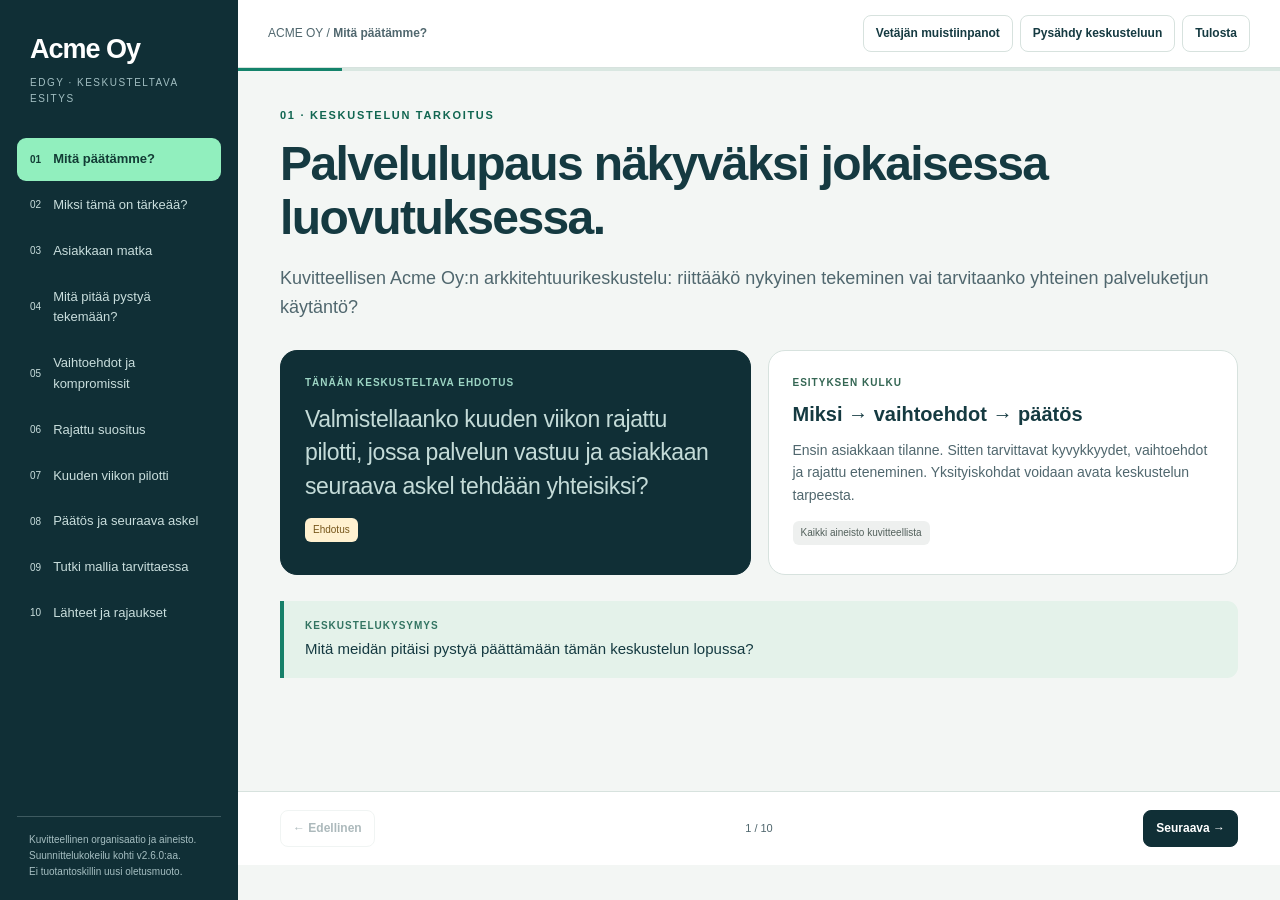
<file: docs/examples/executive-walkthrough/index.html>
<!doctype html>
<html lang="fi">
<head>
<meta charset="utf-8">
<meta name="viewport" content="width=device-width,initial-scale=1">
<meta name="referrer" content="no-referrer">
<meta http-equiv="Content-Security-Policy" content="default-src &#x27;none&#x27;; script-src &#x27;sha256-rPwBOXr+EB53ihpFxDw9+FdJ0oPWQvlm8N3plvQ1y/k=&#x27; &#x27;sha256-U87pgn2xKK9M8l3qIzAF3ZDsW9O1SjmxTrQb7HZ3ZLg=&#x27;; style-src &#x27;sha256-8LqKtzJcLBV/cZ1BQUcUS/nZplbCNmPVUtUC8o6zfJU=&#x27; &#x27;sha256-ClTSJwU8AhlzVuWvfQPn0vTAfkwy5qC1mk1pg03lO3o=&#x27;; img-src data: blob:; font-src data:; connect-src &#x27;none&#x27;; frame-src &#x27;self&#x27;; object-src &#x27;none&#x27;; base-uri &#x27;none&#x27;; form-action &#x27;none&#x27;">
<title>Acme Oy · Keskusteltava arkkitehtuuriesitys · Kuvitteellinen esimerkki</title>
<style>
:root{--ink:#153a41;--dark:#102f36;--muted:#50676e;--bg:#f3f6f4;--line:#d7e2de;--mint:#91efbe;--blue:#a6c0ff;--gold:#f2d490}*{box-sizing:border-box}body{margin:0;background:var(--bg);color:var(--ink);font:16px/1.6 Arial,sans-serif}button,input,textarea,select{font:inherit}button{cursor:pointer}button:focus-visible,a:focus-visible,input:focus-visible,textarea:focus-visible,select:focus-visible,summary:focus-visible{outline:3px solid #188790;outline-offset:4px}[hidden]{display:none!important}button{border:0}a{color:#126d79}.rail{position:fixed;inset:0 auto 0 0;width:238px;padding:28px 17px 20px;background:var(--dark);color:white;display:flex;flex-direction:column;z-index:10}.brand{font-weight:800;font-size:27px;letter-spacing:-1px;padding:0 13px}.brand small{display:block;font-size:10px;letter-spacing:1.5px;font-weight:500;color:#a2bfc2;margin-top:4px}.rail nav{margin-top:28px;overflow:auto;flex:1}.nav{background:none;color:#c9dedd;display:flex;gap:12px;align-items:center;text-align:left;padding:11px 13px;border-radius:9px;width:100%;font-size:13px;margin:3px 0}.nav span{font-size:10px;opacity:1}.nav.active{background:var(--mint);color:#123c35;font-weight:bold}.railfoot{border-top:1px solid #3e5a60;margin-top:20px;padding:15px 12px 0;color:#a6bfc2;font-size:10px}.shell{margin-left:238px}.toolbar{display:flex;align-items:center;justify-content:space-between;gap:12px;padding:15px 30px;background:white;border-bottom:1px solid var(--line)}.toolbar .path{font-size:12px;color:var(--muted)}.tools{display:flex;gap:7px;flex-wrap:wrap}.btn{padding:8px 12px;border:1px solid var(--line);border-radius:8px;color:var(--ink);background:white;font-size:12px;font-weight:bold}.btn:hover{background:#e8f4ee}.btn.primary{background:var(--dark);border-color:var(--dark);color:white}.btn[aria-pressed=true]{background:var(--mint);color:#163f34}.btn:disabled{opacity:.35;cursor:default}.progress{height:3px;background:#d9e7e1}.progress i{display:block;background:#14836b;height:100%;width:10%}.chapter{max-width:1360px;padding:36px 42px 44px;margin:auto;min-height:720px}.eyebrow{color:#116651;font-size:11px;letter-spacing:1.7px;font-weight:bold;text-transform:uppercase;margin-bottom:12px}h1{font-size:48px;letter-spacing:-1.6px;line-height:1.12;max-width:950px;margin:0 0 20px}h2{font-size:36px;letter-spacing:-1px;line-height:1.2;margin:0 0 18px}h3{font-size:20px;line-height:1.3;margin:0 0 12px}p{margin:12px 0}.lead{font-size:18px;color:var(--muted);max-width:930px;margin-bottom:28px}.grid{display:grid;grid-template-columns:repeat(3,minmax(0,1fr));gap:17px}.grid.two{grid-template-columns:repeat(2,minmax(0,1fr))}.card{background:white;border:1px solid var(--line);border-radius:17px;padding:24px;min-width:0}.card p{color:var(--muted);font-size:14px}.card.emphasis{background:var(--dark);color:white;border-color:var(--dark)}.card.emphasis p{color:#c4dbd8}.card.emphasis .label{color:#9dd5c4}.card .speech{font-size:23px;line-height:1.45;color:#e1f1ed}.card .label{font-size:10px;letter-spacing:1px;text-transform:uppercase;color:#346653;font-weight:bold;margin-bottom:10px}.card .big{font-size:34px;font-weight:bold;line-height:1.2;letter-spacing:-1px}.badge{display:inline-block;padding:4px 8px;border-radius:6px;font-size:10px;background:#eaf4ed;color:#3f7158;margin:0 4px 5px 0}.badge.interpretation{background:#eaf0ff;color:#46608d}.badge.proposal{background:#fff1d0;color:#755519}.badge.missing{background:#eef0ef;color:#52605b}.question{margin-top:26px;background:#e4f2ea;border-left:4px solid #168069;padding:17px 21px;border-radius:0 11px 11px 0;font-size:15px}.question b{display:block;font-size:10px;letter-spacing:1px;color:#337462;text-transform:uppercase;margin-bottom:3px}.cue{margin-top:18px;padding:18px 22px;border:1px dashed #adbfba;border-radius:12px;background:#fffdf5;font-size:13px;color:#586e70}.cue b{color:#7b652d}.chapterfoot{font-size:11px;color:var(--muted);margin-top:20px}.note{font-size:12px;color:var(--muted)}.tabs{display:flex;gap:8px;flex-wrap:wrap;margin:20px 0}.tabs button{background:white;border:1px solid var(--line);padding:10px 14px;border-radius:8px;color:var(--ink);font-size:13px;text-align:left}.tabs button.active{background:var(--dark);border-color:var(--dark);color:white}.detail{border:1px solid var(--line);background:white;border-radius:16px;padding:25px}.detail h4{margin:15px 0 4px;font-size:13px}.detail p{color:var(--muted);font-size:14px}.cap{border:1px solid var(--line);border-left:5px solid var(--blue);background:white;padding:22px;border-radius:12px;text-align:left;color:var(--ink)}.cap strong{display:block;font-size:17px;margin:6px 0 10px}.cap small{font-size:11px;color:var(--muted)}.tablewrap{overflow:auto;border:1px solid var(--line);border-radius:13px;background:white}table{border-collapse:collapse;width:100%;font-size:13px}th,td{text-align:left;vertical-align:top;padding:15px;border-bottom:1px solid var(--line)}th{background:#eaf2ef;font-size:11px;letter-spacing:.5px;text-transform:uppercase}td{color:var(--muted)}.comparison{display:grid;grid-template-columns:1fr 1.3fr;gap:22px}.comparison .chosen{border:2px solid #239674;background:#f0fff5}.timeline{display:grid;grid-template-columns:repeat(3,1fr);gap:16px}.timeline .card{border-top:4px solid #89bcad}.timeline .weeks{font-size:30px;font-weight:bold}.source{border:1px solid #cadcd5;background:#f1f8f4;color:#36715f;padding:2px 7px;border-radius:5px;font-size:10px;margin-left:5px}.choices{display:grid;gap:10px}.choice{padding:15px;text-align:left;border:1px solid var(--line);border-radius:10px;background:white;color:var(--ink);font-size:14px}.choice.active{background:#e4f9eb;border-color:#298266}.inputlabel{display:block;font-size:12px;font-weight:bold;margin:16px 0 6px}textarea,input{width:100%;border:1px solid #bdd1c7;border-radius:8px;padding:12px;background:white;color:var(--ink)}textarea{min-height:100px}.bottombar{display:flex;align-items:center;justify-content:space-between;gap:15px;padding:18px 42px;background:white;border-top:1px solid var(--line)}.position{font-size:11px;color:var(--muted)}.iframebox{height:70vh;min-height:550px;border:1px solid var(--line);border-radius:15px;overflow:hidden;background:white}.iframebox iframe{height:100%;width:100%;border:0}.atlas-tools{display:flex;gap:8px;margin:15px 0;flex-wrap:wrap}.printfigures{display:none}.printfigures svg{max-width:100%;height:auto}.menu{display:none}dialog{border:1px solid #bacfc6;border-radius:18px;padding:26px;width:calc(100% - 30px);max-width:760px;max-height:85vh;color:var(--ink);box-shadow:0 20px 100px #0d2b3655}dialog::backdrop{background:#0d2b3680}.dialoghead{display:flex;align-items:start;justify-content:space-between;gap:15px}.dialoghead h2{font-size:24px;line-height:1.3;letter-spacing:-.5px}.dialogbody{margin-top:15px;font-size:14px}.dialogbody p{color:var(--muted)}.dialogbody .model-links{padding-left:20px;color:var(--muted);font-size:13px}.dialogbody .model-links li{margin:8px 0}.speech{font-size:22px;line-height:1.5;letter-spacing:-.4px}.status{margin:14px 0;background:#fff2d7;padding:12px 15px;border-radius:8px;font-size:12px}.printsummary{display:none}@media(min-width:1650px){h1{font-size:58px}.chapter{padding-top:50px}.lead{font-size:20px}}@media(max-width:1100px){.rail{width:210px}.shell{margin-left:210px}.chapter{padding:30px}.comparison{grid-template-columns:1fr}.grid{gap:12px}h1{font-size:42px}h2{font-size:31px}}@media(max-width:780px){.rail{transform:translateX(-100%);visibility:hidden;width:245px}.rail.open{transform:none;visibility:visible;box-shadow:10px 0 35px #0004}.shell{margin:0}.menu{display:inline-block}.toolbar{padding:13px 16px}.path{display:none}.tools{gap:5px}.toolbar .btn{font-size:10px;padding:8px}.chapter{padding:26px 18px;min-height:0}h1{font-size:clamp(29px,8vw,40px);overflow-wrap:anywhere}h2{font-size:29px}.lead{font-size:16px}.grid,.grid.two,.timeline{grid-template-columns:1fr}.card{padding:21px}.bottombar{padding:16px 18px}.iframebox{min-height:500px}.speech{font-size:19px}}@media print{@page{size:A4 landscape;margin:12mm}.rail,.toolbar,.bottombar,.progress,.tabs,.question,.cue,.source,.atlas-tools,dialog,.no-print{display:none!important}.shell{margin:0}.chapter{display:block!important;page-break-before:always;min-height:0;padding:10px}.chapter:first-child{page-break-before:auto}h1{font-size:34px}h2{font-size:28px}.lead{font-size:14px}.grid,.grid.two{grid-template-columns:repeat(2,1fr)}.card,.detail{break-inside:avoid}.iframebox{display:none}.printfigures{display:block}.printfigures svg{max-height:150mm;page-break-after:always}.printsummary{display:block}.badge{print-color-adjust:exact}.note{font-size:10px}}
</style>
</head>
<body>
<aside class="rail" id="rail"><div class="brand">Acme Oy<small>EDGY · KESKUSTELTAVA ESITYS</small></div><nav id="navigation" aria-label="Esityksen osiot"></nav><div class="railfoot">Kuvitteellinen organisaatio ja aineisto.<br>Suunnittelukokeilu kohti v2.6.0:aa.<br>Ei tuotantoskillin uusi oletusmuoto.</div></aside>
<div class="shell"><header class="toolbar"><button class="btn menu" id="menu" aria-label="Avaa osiot" aria-expanded="false">☰</button><div class="path">ACME OY / <strong id="path"></strong></div><div class="tools"><button class="btn" id="notes-toggle" aria-pressed="false">Vetäjän muistiinpanot</button><button class="btn" id="pause">Pysähdy keskusteluun</button><button class="btn" id="print">Tulosta</button></div></header><div class="progress" aria-hidden="true"><i id="progress"></i></div><main id="chapters"></main><footer class="bottombar"><button class="btn" id="previous">← Edellinen</button><span id="position" class="position"></span><button class="btn primary" id="next">Seuraava →</button></footer></div>
<dialog id="detail-dialog" aria-labelledby="detail-title"><div class="dialoghead"><h2 id="detail-title"></h2><button class="btn" id="close-detail">Sulje ×</button></div><div id="detail-body" class="dialogbody"></div></dialog>
<dialog id="discussion" aria-labelledby="discussion-title"><div class="dialoghead"><h2 id="discussion-title">Pysähdytään tähän kysymykseen.</h2><button class="btn" id="close-discussion">Palaa esitykseen ×</button></div><div class="dialogbody"><p class="speech" id="discussion-question"></p><span class="badge proposal">Työpajamuistiinpano</span><label class="inputlabel" for="discussion-note">Mitä havaittiin tai sovittiin?</label><textarea id="discussion-note"></textarea><label class="inputlabel" for="discussion-owner">Kuka selvittää ja mihin mennessä?</label><input id="discussion-owner"><p class="note">Merkinnät säilyvät tämän avauskerran ajan. Vie ne tiedostoon ennen sulkemista. Kirjaus ei ole muodollinen hyväksyntä.</p><button class="btn primary" id="save-discussion">Säilytä merkintä ja jatka →</button></div></dialog>
<noscript>Esimerkin vuorovaikutukset tarvitsevat JavaScript-tuen. Kaikki sisältö on tässä tiedostossa; verkkoyhteyttä ei tarvita.</noscript>
<script type="application/json" id="example-data">{"atlas":"[base64]/[base64]/[base64]/[base64]/[base64]/[base64]/[base64]/[base64]/[base64]/[base64]/[base64]/[base64]/[base64]/[base64]/[base64]/[base64]/ICcvJyArIGVuY29kZVVSSUNvbXBvbmVudChpZCkgOiAnJykgKwogICAgICAoc3RhdGVNb2RlICE9PSAnYWxsJyA/ICc/[base64]/OlwvfFw/[base64]/OlwvKFteP10rKSk/[base64]/[base64]/[base64]","graph":{"contract":1,"elements":[{"id":"PUR-01","id_source":"explicit","type":"purpose","name":"Luotettava palveluarki","description":"Asiakkaan toiminta jatkuu ennakoitavasti","kind":null,"attributes":{},"change":null,"tags":["analyyttinen"],"occurrences":[]},{"id":"JRN-01","id_source":"explicit","type":"journey","name":"Huoltopyyntö ratkaisuksi","description":"Varauksesta toiminnan vahvistukseen","kind":null,"attributes":{},"change":null,"tags":["analyyttinen"],"occurrences":[{"page":"Trace · JRN-01 Huoltopyyntö ratkaisuksi","page_id":"trace-jrn-01","cell":"4"},{"page":"Trace · TSK-01 Saan laitteen kuntoon","page_id":"trace-tsk-01","cell":"6"},{"page":"Trace · PRD-01 Huoltopalvelu","page_id":"trace-prd-01","cell":"8"}]},{"id":"TSK-01","id_source":"explicit","type":"task","name":"Saan laitteen kuntoon","description":"Tiedän seuraavan askeleen","kind":null,"attributes":{},"change":null,"tags":["analyyttinen"],"occurrences":[{"page":"Trace · JRN-01 Huoltopyyntö ratkaisuksi","page_id":"trace-jrn-01","cell":"5"},{"page":"Trace · TSK-01 Saan laitteen kuntoon","page_id":"trace-tsk-01","cell":"5"},{"page":"Trace · PRD-01 Huoltopalvelu","page_id":"trace-prd-01","cell":"9"}]},{"id":"CHA-01","id_source":"explicit","type":"channel","name":"Asiakaspalvelu","description":"Yhteydenotto ja tilanteen selvittäminen","kind":null,"attributes":{},"change":null,"tags":["analyyttinen"],"occurrences":[{"page":"Trace · JRN-01 Huoltopyyntö ratkaisuksi","page_id":"trace-jrn-01","cell":"6"},{"page":"Trace · TSK-01 Saan laitteen kuntoon","page_id":"trace-tsk-01","cell":"7"}]},{"id":"PRD-01","id_source":"explicit","type":"product","name":"Huoltopalvelu","description":"Sovittu apu ja vahvistettu lopputulos","kind":null,"attributes":{},"change":null,"tags":["analyyttinen"],"occurrences":[{"page":"Koordinoinnin toteutuminen","page_id":"koordinoinnin-toteutuminen","cell":"10"},{"page":"Trace · JRN-01 Huoltopyyntö ratkaisuksi","page_id":"trace-jrn-01","cell":"7"},{"page":"Trace · TSK-01 Saan laitteen kuntoon","page_id":"trace-tsk-01","cell":"8"},{"page":"Trace · PRD-01 Huoltopalvelu","page_id":"trace-prd-01","cell":"7"},{"page":"Trace · CAP-02 Palvelun koordinointi","page_id":"trace-cap-02","cell":"6"},{"page":"Trace · PRO-01 Huollon toteutus","page_id":"trace-pro-01","cell":"7"},{"page":"Trace · ORG-01 Acme Oy","page_id":"trace-org-01","cell":"6"}]},{"id":"CAP-01","id_source":"explicit","type":"capability","name":"Palvelutarpeen hallinta","description":"Oikea tarve ja palvelun rajaus","kind":null,"attributes":{"gaps":"data=out_of_scope"},"change":null,"tags":["analyyttinen"],"occurrences":[{"page":"Kyvykkyydet","page_id":"kyvykkyydet","cell":"2"},{"page":"Trace · PRD-01 Huoltopalvelu","page_id":"trace-prd-01","cell":"10"},{"page":"Trace · PRO-01 Huollon toteutus","page_id":"trace-pro-01","cell":"8"},{"page":"Trace · ORG-01 Acme Oy","page_id":"trace-org-01","cell":"7"}]},{"id":"CAP-02","id_source":"explicit","type":"capability","name":"Palvelun koordinointi","description":"Työ ja vastuu kohtaavat","kind":null,"attributes":{"gaps":"data=out_of_scope"},"change":null,"tags":["analyyttinen"],"occurrences":[{"page":"Kyvykkyydet","page_id":"kyvykkyydet","cell":"3"},{"page":"Koordinoinnin toteutuminen","page_id":"koordinoinnin-toteutuminen","cell":"6"},{"page":"Trace · PRD-01 Huoltopalvelu","page_id":"trace-prd-01","cell":"11"},{"page":"Trace · CAP-02 Palvelun koordinointi","page_id":"trace-cap-02","cell":"5"},{"page":"Trace · PRO-01 Huollon toteutus","page_id":"trace-pro-01","cell":"9"},{"page":"Trace · APP-01 Työnohjaus","page_id":"trace-app-01","cell":"6"},{"page":"Trace · ORG-01 Acme Oy","page_id":"trace-org-01","cell":"8"}]},{"id":"CAP-03","id_source":"explicit","type":"capability","name":"Palvelun palautuminen","description":"Turvallinen jatko häiriössä","kind":null,"attributes":{"gaps":"data=out_of_scope"},"change":null,"tags":["analyyttinen"],"occurrences":[{"page":"Kyvykkyydet","page_id":"kyvykkyydet","cell":"4"},{"page":"Trace · PRD-01 Huoltopalvelu","page_id":"trace-prd-01","cell":"12"},{"page":"Trace · PRO-01 Huollon toteutus","page_id":"trace-pro-01","cell":"10"},{"page":"Trace · ORG-01 Acme Oy","page_id":"trace-org-01","cell":"9"}]},{"id":"CAP-04","id_source":"explicit","type":"capability","name":"Asiakastiedon hallinta","description":"Jaettu tulkinta ja ajantasaisuus","kind":null,"attributes":{"gaps":"data=out_of_scope"},"change":null,"tags":["analyyttinen"],"occurrences":[{"page":"Kyvykkyydet","page_id":"kyvykkyydet","cell":"5"},{"page":"Trace · PRD-01 Huoltopalvelu","page_id":"trace-prd-01","cell":"13"},{"page":"Trace · PRO-01 Huollon toteutus","page_id":"trace-pro-01","cell":"11"},{"page":"Trace · APP-01 Työnohjaus","page_id":"trace-app-01","cell":"7"},{"page":"Trace · ORG-01 Acme Oy","page_id":"trace-org-01","cell":"10"}]},{"id":"PRO-01","id_source":"explicit","type":"process","name":"Huollon toteutus","description":"Pyynnöstä vahvistettuun lopputulokseen","kind":null,"attributes":{"gaps":"organisation=out_of_scope"},"change":null,"tags":["analyyttinen"],"occurrences":[{"page":"Koordinoinnin toteutuminen","page_id":"koordinoinnin-toteutuminen","cell":"7"},{"page":"Trace · PRD-01 Huoltopalvelu","page_id":"trace-prd-01","cell":"14"},{"page":"Trace · CAP-02 Palvelun koordinointi","page_id":"trace-cap-02","cell":"7"},{"page":"Trace · PRO-01 Huollon toteutus","page_id":"trace-pro-01","cell":"6"},{"page":"Trace · APP-01 Työnohjaus","page_id":"trace-app-01","cell":"8"},{"page":"Trace · ORG-01 Acme Oy","page_id":"trace-org-01","cell":"11"}]},{"id":"APP-01","id_source":"explicit","type":"asset","name":"Työnohjaus","description":"Yhteinen työjono","kind":"application","attributes":{"kind":"application","gaps":"organisation=out_of_scope"},"change":null,"tags":["analyyttinen"],"occurrences":[{"page":"Koordinoinnin toteutuminen","page_id":"koordinoinnin-toteutuminen","cell":"8"},{"page":"Trace · CAP-02 Palvelun koordinointi","page_id":"trace-cap-02","cell":"8"},{"page":"Trace · PRO-01 Huollon toteutus","page_id":"trace-pro-01","cell":"12"},{"page":"Trace · APP-01 Työnohjaus","page_id":"trace-app-01","cell":"5"},{"page":"Trace · ORG-01 Acme Oy","page_id":"trace-org-01","cell":"12"}]},{"id":"ORG-01","id_source":"explicit","type":"organisation","name":"Acme Oy","description":"Kuvitteellinen palveluyhtiö","kind":null,"attributes":{},"change":null,"tags":["analyyttinen"],"occurrences":[{"page":"Koordinoinnin toteutuminen","page_id":"koordinoinnin-toteutuminen","cell":"9"},{"page":"Trace · PRD-01 Huoltopalvelu","page_id":"trace-prd-01","cell":"15"},{"page":"Trace · CAP-02 Palvelun koordinointi","page_id":"trace-cap-02","cell":"9"},{"page":"Trace · PRO-01 Huollon toteutus","page_id":"trace-pro-01","cell":"13"},{"page":"Trace · APP-01 Työnohjaus","page_id":"trace-app-01","cell":"9"},{"page":"Trace · ORG-01 Acme Oy","page_id":"trace-org-01","cell":"5"}]}],"relationships":[{"source":"ORG-01","target":"PUR-01","verb":"pursues","kind":"link","attributes":{},"page":"Model"},{"source":"ORG-01","target":"CAP-01","verb":"has","kind":"link","attributes":{},"page":"Model"},{"source":"ORG-01","target":"CAP-02","verb":"has","kind":"link","attributes":{},"page":"Model"},{"source":"ORG-01","target":"CAP-03","verb":"has","kind":"link","attributes":{},"page":"Model"},{"source":"ORG-01","target":"CAP-04","verb":"has","kind":"link","attributes":{},"page":"Model"},{"source":"ORG-01","target":"PRO-01","verb":"performs","kind":"link","attributes":{},"page":"Model"},{"source":"ORG-01","target":"PRD-01","verb":"makes","kind":"link","attributes":{},"page":"Model"},{"source":"ORG-01","target":"APP-01","verb":"manages","kind":"influence","attributes":{},"page":"Model"},{"source":"PRO-01","target":"CAP-01","verb":"realises","kind":"link","attributes":{},"page":"Model"},{"source":"PRO-01","target":"CAP-02","verb":"realises","kind":"link","attributes":{},"page":"Model"},{"source":"PRO-01","target":"CAP-03","verb":"realises","kind":"link","attributes":{},"page":"Model"},{"source":"PRO-01","target":"CAP-04","verb":"realises","kind":"link","attributes":{},"page":"Model"},{"source":"PRO-01","target":"APP-01","verb":"requires","kind":"link","attributes":{},"page":"Model"},{"source":"PRO-01","target":"PRD-01","verb":"creates","kind":"link","attributes":{},"page":"Model"},{"source":"CAP-02","target":"APP-01","verb":"requires","kind":"link","attributes":{},"page":"Model"},{"source":"CAP-04","target":"APP-01","verb":"requires","kind":"link","attributes":{},"page":"Model"},{"source":"PRD-01","target":"CAP-01","verb":"requires","kind":"link","attributes":{},"page":"Model"},{"source":"PRD-01","target":"CAP-02","verb":"requires","kind":"link","attributes":{},"page":"Model"},{"source":"PRD-01","target":"CAP-03","verb":"requires","kind":"link","attributes":{},"page":"Model"},{"source":"PRD-01","target":"CAP-04","verb":"requires","kind":"link","attributes":{},"page":"Model"},{"source":"PRD-01","target":"TSK-01","verb":"serves","kind":"link","attributes":{},"page":"Model"},{"source":"PRD-01","target":"JRN-01","verb":"features in","kind":"link","attributes":{},"page":"Model"},{"source":"TSK-01","target":"JRN-01","verb":"is part of","kind":"link","attributes":{},"page":"Model"},{"source":"TSK-01","target":"CHA-01","verb":"uses","kind":"link","attributes":{},"page":"Model"},{"source":"JRN-01","target":"CHA-01","verb":"traverses","kind":"link","attributes":{},"page":"Model"}]},"sources":[{"id":"S-01","title":"Palvelulupauksen luonnos","content":"Acme Oy haluaa, että asiakas tietää työn etenemisen ja seuraavan askeleen.","scope":"Keksitty tavoite; toteutumista ei ole mitattu."},{"id":"S-02","title":"Kaksi palveluluovutuksen esimerkkitapausta","content":"Molemmissa keksityissä tapauksissa asiakkaan piti kysyä, kuka jatkaa asian käsittelyä.","scope":"Keksityt tapaukset; eivät tilastollinen otos."},{"id":"S-03","title":"Työnohjauskuvauksen esimerkki","content":"Kuvitteellinen organisaatio käyttää yhteistä työjonoa. Luovutuksen vahvistamisesta ei tässä aineistossa ole kuvausta.","scope":"Aineiston puute; ei näyttö käytännön puuttumisesta."}],"capabilities":[{"id":"CAP-01","name":"Palvelutarpeen hallinta","why":"Tunnistetaan tarve ja sovitaan oikea palvelun rajaus."},{"id":"CAP-02","name":"Palvelun koordinointi","why":"Vastuu, työ ja asiakkaan seuraava askel kohtaavat."},{"id":"CAP-03","name":"Palvelun palautuminen","why":"Toiminta jatkuu turvallisesti poikkeustilanteessa."},{"id":"CAP-04","name":"Asiakastiedon hallinta","why":"Tieto on ymmärrettävää ja ajantasaista eri toimijoille."}],"journey":[{"name":"Pyydän apua","task":"Saan tarpeeni ymmärretyksi.","handover":"Mitä asiakas kertoi ja mitä luvattiin?","check":"Yhteinen käsitys tarpeesta ja palvelun rajasta."},{"name":"Sovin toteutuksen","task":"Tiedän milloin ja miten apu tulee.","handover":"Kuka vahvistaa työn siirtymisen toteuttajalle?","check":"Omistaja, ajankohta ja asiakkaan seuraava askel."},{"name":"Saan avun","task":"Laitteeni palautuu käyttöön.","handover":"Miten poikkeama muutetaan yhteiseksi päätökseksi?","check":"Toimintaohje ja vastuu myös tiedon puuttuessa."},{"name":"Varmistan tuloksen","task":"Tiedän, että asia on ratkaistu.","handover":"Vahvistaako asiakas lopputuloksen?","check":"Ratkaisu ja mahdollinen jatkotoimi näkyviin."}],"options":[{"id":"A","title":"Nykykäytännön täsmennys","description":"Päivitetään ohje ja säilytetään nykyinen vastuunjako.","pros":"Rajattu muutos ja pieni valmistelutarve.","cons":"Yhteinen luovutusvastuu voi jäädä epäselväksi.","unknown":"Riittääkö ohje nykyisessä työnjaossa?"},{"id":"B","title":"Yhteinen vastuumalli","description":"Kokeillaan vahvistettua vastuunvaihtoa ja asiakkaalle näkyvää seuraavaa askelta.","pros":"Kohdistuu luovutukseen ja tekee vastuun näkyväksi.","cons":"Vaatii yhteisen omistajan, harjoittelun ja ylläpidon.","unknown":"Auttaako malli asiakkaan arjessa ja millä työkuormalla?"},{"id":"C","title":"Uusi työnohjausratkaisu","description":"Selvitetään järjestelmän uusimista laajempana muutoksena.","pros":"Voi mahdollistaa uudenlaisia työnkulkuja.","cons":"Laajempi muutos, riippuvuudet ja investointitarve.","unknown":"Onko nykyisessä järjestelmässä todellinen este vai onko kyse toimintatavasta?"}]}</script>
<script id="walkthrough-script">
'use strict';
const D=JSON.parse(document.getElementById('example-data').textContent),$=s=>document.querySelector(s),$$=s=>[...document.querySelectorAll(s)];
const escapeHtml=s=>String(s??'').replace(/[&<>"']/g,c=>({'&':'&amp;','<':'&lt;','>':'&gt;','"':'&quot;',"'":'&#39;'}[c]));
const badge=(s,t='interpretation')=>`<span class="badge ${t}">${escapeHtml(s)}</span>`,src=id=>`<button class="source" data-source="${escapeHtml(id)}">${escapeHtml(id)}</button>`;
const cards=items=>`<div class="grid">${items.map(x=>`<article class="card"><div class="label">${escapeHtml(x[0])}</div><h3>${escapeHtml(x[1])}</h3><p>${x[2]}</p></article>`).join('')}</div>`;
const steps=[
{id:'aloitus',label:'Mitä päätämme?',kicker:'01 · Keskustelun tarkoitus',title:'Palvelulupaus näkyväksi jokaisessa luovutuksessa.',lead:'Kuvitteellisen Acme Oy:n arkkitehtuurikeskustelu: riittääkö nykyinen tekeminen vai tarvitaanko yhteinen palveluketjun käytäntö?',question:'Mitä meidän pitäisi pystyä päättämään tämän keskustelun lopussa?',cue:'Aloita asiakkaan arvosta. Kerro päätöskysymys ennen arkkitehtuurikäsitteitä. Varmista, että ryhmä tunnistaa käsiteltävän ongelman.',body:`<div class="grid two"><article class="card emphasis"><div class="label">Tänään keskusteltava ehdotus</div><p class="speech">Valmistellaanko kuuden viikon rajattu pilotti, jossa palvelun vastuu ja asiakkaan seuraava askel tehdään yhteisiksi?</p>${badge('Ehdotus','proposal')}</article><article class="card"><div class="label">Esityksen kulku</div><h3>Miksi → vaihtoehdot → päätös</h3><p>Ensin asiakkaan tilanne. Sitten tarvittavat kyvykkyydet, vaihtoehdot ja rajattu eteneminen. Yksityiskohdat voidaan avata keskustelun tarpeesta.</p>${badge('Kaikki aineisto kuvitteellista','missing')}</article></div>`},
{id:'miksi',label:'Miksi tämä on tärkeää?',kicker:'02 · Havainto ja tulkinta',title:'Yksittäinen työ voi onnistua, vaikka palveluketju jää epäselväksi.',lead:'Esimerkkiaineistossa asiakas ei aina tiedä, kuka jatkaa asian käsittelyä. Työn toteuttaja voi vaihtua ilman yhteistä vahvistusta.',question:'Tunnistammeko ongelman asiakkaan kokemuksesta vai oletammeko sen sisäisen prosessin perusteella?',cue:'Erota havainto omasta tulkinnasta. Avaa tarvittaessa S-02. Pyydä osallistujalta vastaesimerkki ennen ratkaisuehdotusta.',body:`${cards([['Kuvitteellinen havainto','Asiakas kysyy tilanteen uudelleen','Kahdessa esimerkkitapauksessa vastuu jäi luovutuksessa epäselväksi. '+src('S-02')],['Tulkinta','Yhteinen työjono ei yksin riitä','Ongelma voi liittyä päätöksiin, vastuisiin tai viestintään. Aineisto ei osoita järjestelmän vaihtotarvetta.'],['Vaikutus','Ennakoitavuus jää saavuttamatta','Asiakas tarvitsee seuraavan askeleen ja nimetyn vastuun. '+src('S-01')]])}<p class="chapterfoot">Esimerkkihavainnot ovat keksittyjä. Niistä ei lasketa organisaation todellista virheprosenttia tai säästöennustetta.</p>`},
{id:'matka',label:'Asiakkaan matka',kicker:'03 · Experience',title:'Asiakas tavoittelee toimivaa laitetta ja ymmärrettävää etenemistä.',lead:'Valitse vaihe ja keskustele luovutuksesta. Tämä on analyyttinen esimerkkimatka, ei todellisen yrityksen prosessikuvaus.',question:'Missä luovutuksessa epävarmuus vaikuttaa eniten asiakkaan arkeen?',cue:'Käy vain olennaiset vaiheet läpi. Jos keskustelu avaa tärkeän luovutuksen, pysähdy siihen ja kirjaa avoin kysymys.',body:'<div id="journey-tabs" class="tabs"></div><div id="journey-detail" class="detail"></div>'},
{id:'kyvykkyydet',label:'Mitä pitää pystyä tekemään?',kicker:'04 · Architecture',title:'Yhteinen palvelu tarvitsee neljä toisiaan täydentävää kyvykkyyttä.',lead:'Avaa kortti tarvittaessa. Mallin tunniste yhdistää tämän näkymän kaavioatlakseen.',question:'Minkä kyvykkyyden vahvistaminen ratkaisisi tärkeimmän luovutusongelman?',cue:'Aloita tekemisen tarpeesta, älä järjestelmistä. Avaa vain keskustelussa tarpeellinen kortti ja palaa sen jälkeen päälinjaan.',body:'<div class="grid two" id="capabilities"></div><p class="chapterfoot">Kyvykkyydet ja niiden suhteet ovat kuvitteellisen mallin analyyttistä jäsennystä. Väri ei kuvaa kypsyyttä.</p>'},
{id:'vaihtoehdot',label:'Vaihtoehdot ja kompromissit',kicker:'05 · Päätöksen valmistelu',title:'Kolme tapaa edetä — jokaisella on oma hintansa.',lead:'Valitse vaihtoehto. Vertailu on laadullinen; aikataulu- ja kustannusarvio edellyttäisivät lisäselvitystä.',question:'Mikä epävarmuus meidän pitää ratkaista ennen vaihtoehdon valintaa?',cue:'Kysy, mikä vaihtoehto puuttuu. Tee kompromissi näkyväksi ja anna osallistujien haastaa ehdotettu vaihtoehto.',body:'<div class="tabs" id="option-tabs"></div><div class="comparison" id="option-detail"></div>'},
{id:'suositus',label:'Rajattu suositus',kicker:'06 · Ehdotus',title:'Kokeillaan yhteistä vastuumallia yhdessä palveluketjussa.',lead:'Vaihtoehto B: pidetään nykyinen työnohjaus ja selvitetään, saadaanko ennakoitavuus parantumaan yhteisellä vastuunvaihdolla ja asiakkaalle näkyvällä vahvistuksella.',question:'Mitä näyttöä tarvitaan, jotta voimme arvioida pilotin hyötyä?',cue:'Esitä suositus ehdollisena. Nimeä oletus, joka kaataisi sen. Tarkista, mikä nykyisessä toiminnassa kannattaa säilyttää.',body:`${cards([['Rajaus','Yksi palvelu ja yksi tiimi','Valitaan toistuva luovutus, sovitaan vastuu ja toiminta poikkeustilanteessa.'],['Tuotos','Käytettävä palvelukortti','Tavoite, luovutus, tietotarve, omistaja ja asiakkaan seuraava askel.'],['Arviointi','Hyöty ja työkuorma näkyviin','Lähtötaso, pilotin havainnot ja osallistujien palaute ennen laajentamista.']])}<p class="chapterfoot">Suositus on tämän kuvitteellisen esimerkin ehdotus. Uutta järjestelmää tai mitattua hyötyä ei oleteta.</p>`},
{id:'eteneminen',label:'Kuuden viikon pilotti',kicker:'07 · Eteneminen',title:'Lähtötaso, kokeilu ja yhteinen arviointi.',lead:'Ehdotettu aikajänne on kuvitteellinen. Todellinen työpanos ja riippuvuudet sovittaisiin ennen aloittamista.',question:'Kuka omistaa pilotin, ja mistä tiedämme, että sen voi laajentaa?',cue:'Sovi seuraava päätöspiste. Jos omistaja tai mittaustapa puuttuu, kirjaa se aloituksen edellytykseksi.',body:`<div class="timeline"><article class="card"><div class="weeks">1–2</div><h3>Ymmärrys</h3><p>Valitaan palvelu, tarkistetaan nykykäytäntö ja sovitaan lähtötason mittaus.</p>${badge('Tuotos: rajaus ja vastuuhenkilöt','proposal')}</article><article class="card"><div class="weeks">3–4</div><h3>Kokeilu</h3><p>Harjoitellaan luovutus ja tiedon puuttuminen. Kerätään havainnot ja tarkennetaan ohjetta.</p>${badge('Tuotos: käytössä testattu palvelukortti','proposal')}</article><article class="card"><div class="weeks">5–6</div><h3>Arviointi</h3><p>Arvioidaan asiakkaan epävarmuus, työn sujuvuus ja ylläpidon kuorma.</p>${badge('Tuotos: jatkopäätös perusteluineen','proposal')}</article></div>`},
{id:'paatos',label:'Päätös ja seuraava askel',kicker:'08 · Yhteenveto keskustelusta',title:'Onko rajatun pilotin valmistelu oikea seuraava askel?',lead:'Tässä kirjataan keskustelun suunta. Merkintä ei muuta EDGY-mallia eikä ole muodollinen hyväksyntä.',question:'Mikä on seuraava konkreettinen toimenpide, kuka vastaa ja milloin palaamme asiaan?',cue:'Kertaa yhteinen ymmärrys. Erota päätös, lisäselvitys ja henkilökohtainen kannatus. Vahvista omistaja ja seuraava ajankohta.',body:`<div class="grid two"><div class="detail"><h3>Keskustelun suunta</h3><div id="decision-choices" class="choices"><button class="choice" data-choice="Valmistellaan rajattu pilotti">Valmistellaan rajattu pilotti</button><button class="choice" data-choice="Tarkennetaan ennen jatkoa">Tarkennetaan ennen jatkoa</button><button class="choice" data-choice="Palataan ongelman rajaukseen">Palataan ongelman rajaukseen</button></div><div id="decision-status" role="status" class="status">Ei merkintää.</div></div><div class="detail"><label class="inputlabel" for="decision-next">Seuraava askel</label><textarea id="decision-next" placeholder="Mitä tehdään seuraavaksi?"></textarea><label class="inputlabel" for="decision-owner">Vastuuhenkilö ja ajankohta</label><input id="decision-owner"><p class="note">Tietoja ei lähetetä minnekään. Vie merkinnät ennen sivun sulkemista.</p><button class="btn primary" id="export-notes">Vie keskustelumuistio .md</button></div></div><div class="printsummary" id="decision-print"></div>`},
{id:'atlas',label:'Tutki mallia tarvittaessa',kicker:'09 · EDGY-kaavioatlas',title:'Yksityiskohdat tukevat keskustelua.',lead:'Kaaviot, haku ja jäljitettävyys ovat nykyisen EDGY-presenterin tuottamia. Palaa tästä siihen esityksen kohtaan, josta tulit.',question:'Mitä mallin yhteyttä tai oletusta haluamme tarkentaa?',cue:'Tämä on valinnainen tutkimisnäkymä. Etsi kysymykseen vastaus ja palaa päälinjaan. Kaikkia kaavioita ei tarvitse esittää.',body:`<div class="atlas-tools"><button class="btn primary" id="return-story">Palaa päälinjaan →</button><button class="btn" id="atlas-reset">Palauta atlas</button></div><p id="atlas-status" role="status" class="note"></p><button class="btn" id="atlas-back">← Edellinen mallinäkymä</button><div class="iframebox"><iframe id="atlas-frame" title="Acme Oy:n kuvitteellinen EDGY-kaavioatlas"></iframe></div><div class="printfigures"><svg xmlns="http://www.w3.org/2000/svg" viewBox="-20 -20 1240 690" width="1240" height="690">
<title>Koordinoinnin toteutuminen</title>
<defs><marker id="classic-000000" markerWidth="10" markerHeight="10" refX="9" refY="5" orient="auto" markerUnits="userSpaceOnUse"><path d="M0,0 L10,5 L0,10 z" fill="#000000"/></marker><marker id="classic-333333" markerWidth="10" markerHeight="10" refX="9" refY="5" orient="auto" markerUnits="userSpaceOnUse"><path d="M0,0 L10,5 L0,10 z" fill="#333333"/></marker><marker id="open-333333" markerWidth="10" markerHeight="10" refX="9" refY="5" orient="auto" markerUnits="userSpaceOnUse"><path d="M0,0 L10,5 L0,10" fill="none" stroke="#333333" stroke-width="1.5"/></marker></defs>
<rect x="-20" y="-20" width="1240" height="690" fill="#ffffff"/>
<rect x="0" y="0" width="1200" height="650" fill="none" stroke="#e0e0e0" stroke-dasharray="4,4"/>
<g class="deco" data-role="header">
<text x="406.0" y="40.0" font-family="Helvetica, Arial, sans-serif" font-size="12.0" fill="#333333" text-anchor="start" font-weight="bold">Toimijat — omistaa / suorittaa</text>
</g>
<g class="deco" data-role="header">
<text x="66.0" y="270.0" font-family="Helvetica, Arial, sans-serif" font-size="12.0" fill="#333333" text-anchor="start" font-weight="bold">Prosessit — toteuttavat</text>
</g>
<g class="deco" data-role="header">
<text x="746.0" y="270.0" font-family="Helvetica, Arial, sans-serif" font-size="12.0" fill="#333333" text-anchor="start" font-weight="bold">Resurssit — vaaditaan</text>
</g>
<g class="deco" data-role="header">
<text x="260.0" y="545.0" font-family="Helvetica, Arial, sans-serif" font-size="12.0" fill="#333333" text-anchor="start" font-weight="bold">Tuotteet — vaativat</text>
</g>
<g class="el" data-id="CAP-02" data-occ="koordinoinnin-toteutuminen/6" data-type="capability" data-facet="architecture">
<rect x="400.0" y="290.0" width="230.0" height="90.0" rx="4.5" fill="#a6c0ff" stroke="#555555" stroke-width="4"/>
<text x="515.0" y="329.8" font-family="Helvetica, Arial, sans-serif" font-size="14.0" fill="#000000" text-anchor="middle" font-weight="bold">Palvelun koordinointi</text>
<text x="515.0" y="341.6" font-family="Helvetica, Arial, sans-serif" font-size="9.0" fill="#000000" text-anchor="middle">[CAP-02] Työ ja vastuu kohtaavat</text>
<text x="515.0" y="352.4" font-family="Helvetica, Arial, sans-serif" font-size="9.0" fill="#000000" text-anchor="middle">analyyttinen</text>
</g>
<g class="el" data-id="PRO-01" data-occ="koordinoinnin-toteutuminen/7" data-type="process" data-facet="architecture">
<polygon points="60.0,290.0 270.0,290.0 290.0,335.0 270.0,380.0 60.0,380.0" fill="#a6c0ff" stroke="#FFFFFF" stroke-width="2"/>
<text x="175.0" y="329.8" font-family="Helvetica, Arial, sans-serif" font-size="14.0" fill="#000000" text-anchor="middle" font-weight="bold">Huollon toteutus</text>
<text x="175.0" y="341.6" font-family="Helvetica, Arial, sans-serif" font-size="9.0" fill="#000000" text-anchor="middle">[PRO-01] Pyynnöstä vahvistettuun lopputulokseen</text>
<text x="175.0" y="352.4" font-family="Helvetica, Arial, sans-serif" font-size="9.0" fill="#000000" text-anchor="middle">analyyttinen</text>
</g>
<g class="el" data-id="APP-01" data-occ="koordinoinnin-toteutuminen/8" data-type="asset" data-kind="application" data-facet="architecture">
<rect x="740.0" y="290.0" width="230.0" height="90.0" rx="0.0" fill="#a6c0ff" stroke="#FFFFFF" stroke-width="2"/>
<text x="855.0" y="329.8" font-family="Helvetica, Arial, sans-serif" font-size="14.0" fill="#000000" text-anchor="middle" font-weight="bold">Työnohjaus</text>
<text x="855.0" y="341.6" font-family="Helvetica, Arial, sans-serif" font-size="9.0" fill="#000000" text-anchor="middle">[APP-01] Yhteinen työjono</text>
<text x="855.0" y="352.4" font-family="Helvetica, Arial, sans-serif" font-size="9.0" fill="#000000" text-anchor="middle">analyyttinen</text>
</g>
<g class="el" data-id="ORG-01" data-occ="koordinoinnin-toteutuminen/9" data-type="organisation" data-facet="intersection">
<rect x="400.0" y="60.0" width="230.0" height="90.0" rx="0.0" fill="#80eaff" stroke="#FFFFFF" stroke-width="2"/>
<text x="515.0" y="99.8" font-family="Helvetica, Arial, sans-serif" font-size="14.0" fill="#000000" text-anchor="middle" font-weight="bold">Acme Oy</text>
<text x="515.0" y="111.6" font-family="Helvetica, Arial, sans-serif" font-size="9.0" fill="#000000" text-anchor="middle">[ORG-01] Kuvitteellinen palveluyhtiö</text>
<text x="515.0" y="122.4" font-family="Helvetica, Arial, sans-serif" font-size="9.0" fill="#000000" text-anchor="middle">analyyttinen</text>
</g>
<g class="el" data-id="PRD-01" data-occ="koordinoinnin-toteutuminen/10" data-type="product" data-facet="intersection">
<rect x="400.0" y="490.0" width="230.0" height="90.0" rx="0.0" fill="#e599ff" stroke="#FFFFFF" stroke-width="2"/>
<text x="515.0" y="529.8" font-family="Helvetica, Arial, sans-serif" font-size="14.0" fill="#000000" text-anchor="middle" font-weight="bold">Huoltopalvelu</text>
<text x="515.0" y="541.6" font-family="Helvetica, Arial, sans-serif" font-size="9.0" fill="#000000" text-anchor="middle">[PRD-01] Sovittu apu ja vahvistettu lopputulos</text>
<text x="515.0" y="552.4" font-family="Helvetica, Arial, sans-serif" font-size="9.0" fill="#000000" text-anchor="middle">analyyttinen</text>
</g>
<g class="deco" data-role="legend">
<rect x="20.0" y="606.0" width="1160.0" height="32.0" rx="1.6" fill="#fafafa" stroke="#e5e5e5" stroke-width="1"/>
</g>
<g class="deco" data-role="legend">
<text x="36.0" y="626.0" font-family="Helvetica, Arial, sans-serif" font-size="10.0" fill="#000000" text-anchor="start" font-weight="bold">EDGY 23 — Selite</text>
</g>
<g class="deco" data-role="legend">
<rect x="160.0" y="616.0" width="14.0" height="12.0" rx="1.8" fill="#80ffb7" stroke="#ffffff" stroke-width="1"/>
</g>
<g class="deco" data-role="legend">
<text x="184.0" y="625.6" font-family="Helvetica, Arial, sans-serif" font-size="9.0" fill="#000000" text-anchor="start">Identity</text>
</g>
<g class="deco" data-role="legend">
<rect x="227.0" y="616.0" width="14.0" height="12.0" rx="1.8" fill="#a6c0ff" stroke="#ffffff" stroke-width="1"/>
</g>
<g class="deco" data-role="legend">
<text x="251.0" y="625.6" font-family="Helvetica, Arial, sans-serif" font-size="9.0" fill="#000000" text-anchor="start">Architecture</text>
</g>
<g class="deco" data-role="legend">
<rect x="313.0" y="616.0" width="14.0" height="12.0" rx="1.8" fill="#ff99bd" stroke="#ffffff" stroke-width="1"/>
</g>
<g class="deco" data-role="legend">
<text x="337.0" y="625.6" font-family="Helvetica, Arial, sans-serif" font-size="9.0" fill="#000000" text-anchor="start">Experience</text>
</g>
<g class="deco" data-role="legend">
<rect x="396.0" y="616.0" width="14.0" height="12.0" rx="1.8" fill="#ffd580" stroke="#ffffff" stroke-width="1"/>
</g>
<g class="deco" data-role="legend">
<text x="420.0" y="625.6" font-family="Helvetica, Arial, sans-serif" font-size="9.0" fill="#000000" text-anchor="start">Brändi</text>
</g>
<g class="deco" data-role="legend">
<rect x="460.0" y="616.0" width="14.0" height="12.0" rx="1.8" fill="#e599ff" stroke="#ffffff" stroke-width="1"/>
</g>
<g class="deco" data-role="legend">
<text x="484.0" y="625.6" font-family="Helvetica, Arial, sans-serif" font-size="9.0" fill="#000000" text-anchor="start">Tuote</text>
</g>
<g class="deco" data-role="legend">
<rect x="521.0" y="616.0" width="14.0" height="12.0" rx="1.8" fill="#80eaff" stroke="#ffffff" stroke-width="1"/>
</g>
<g class="deco" data-role="legend">
<text x="545.0" y="625.6" font-family="Helvetica, Arial, sans-serif" font-size="9.0" fill="#000000" text-anchor="start">Organisaatio</text>
</g>
<g class="deco" data-role="legend">
<text x="648.0" y="625.6" font-family="Helvetica, Arial, sans-serif" font-size="9.0" fill="#000000" text-anchor="start">Linkki</text>
</g>
<g class="deco" data-role="legend">
<text x="723.0" y="625.6" font-family="Helvetica, Arial, sans-serif" font-size="9.0" fill="#000000" text-anchor="start">Virta</text>
</g>
<g class="deco" data-role="legend">
<text x="793.0" y="625.6" font-family="Helvetica, Arial, sans-serif" font-size="9.0" fill="#000000" text-anchor="start">Puu</text>
</g>
<g class="deco" data-role="legend">
<text x="861.0" y="625.6" font-family="Helvetica, Arial, sans-serif" font-size="9.0" fill="#000000" text-anchor="start">Vaikutus</text>
</g>
<g class="edge" data-src="PRO-01" data-tgt="CAP-02" data-verb="toteuttaa" data-kind="link">
<path d="M 290.0,335.0 L 400.0,335.0" fill="none" stroke="#000000" stroke-width="2" marker-end="url(#classic-000000)"/>
<rect x="319.6" y="321.2" width="50.8" height="14.3" fill="#ffffff" fill-opacity="0.8"/>
<text x="345.0" y="332.2" font-family="Helvetica, Arial, sans-serif" font-size="11.0" fill="#000000" text-anchor="middle">toteuttaa</text>
</g>
<g class="edge" data-src="CAP-02" data-tgt="APP-01" data-verb="vaatii" data-kind="link">
<path d="M 630.0,335.0 L 740.0,335.0" fill="none" stroke="#000000" stroke-width="2" marker-end="url(#classic-000000)"/>
<rect x="668.2" y="321.2" width="33.7" height="14.3" fill="#ffffff" fill-opacity="0.8"/>
<text x="685.0" y="332.2" font-family="Helvetica, Arial, sans-serif" font-size="11.0" fill="#000000" text-anchor="middle">vaatii</text>
</g>
<g class="edge" data-src="ORG-01" data-tgt="CAP-02" data-verb="omistaa" data-kind="link">
<path d="M 515.0,150.0 L 515.0,290.0" fill="none" stroke="#000000" stroke-width="2" marker-end="url(#classic-000000)"/>
<rect x="491.7" y="206.2" width="46.5" height="14.3" fill="#ffffff" fill-opacity="0.8"/>
<text x="515.0" y="217.2" font-family="Helvetica, Arial, sans-serif" font-size="11.0" fill="#000000" text-anchor="middle">omistaa</text>
</g>
<g class="edge" data-src="ORG-01" data-tgt="PRO-01" data-verb="suorittaa" data-kind="link">
<path d="M 400.0,105.0 L 50.0,105.0 L 50.0,335.0 L 60.0,335.0" fill="none" stroke="#000000" stroke-width="2" marker-end="url(#classic-000000)"/>
<rect x="200.0" y="91.2" width="50.2" height="14.3" fill="#ffffff" fill-opacity="0.8"/>
<text x="225.1" y="102.2" font-family="Helvetica, Arial, sans-serif" font-size="11.0" fill="#000000" text-anchor="middle">suorittaa</text>
</g>
<g class="edge" data-src="PRD-01" data-tgt="CAP-02" data-verb="vaatii" data-kind="link">
<path d="M 515.0,490.0 L 515.0,380.0" fill="none" stroke="#000000" stroke-width="2" marker-end="url(#classic-000000)"/>
<rect x="498.2" y="421.2" width="33.7" height="14.3" fill="#ffffff" fill-opacity="0.8"/>
<text x="515.0" y="432.2" font-family="Helvetica, Arial, sans-serif" font-size="11.0" fill="#000000" text-anchor="middle">vaatii</text>
</g>
<g class="deco" data-role="legend">
<path d="M 610.0,622.0 L 638.0,622.0" fill="none" stroke="#333333" stroke-width="1" marker-end="url(#classic-333333)"/>
</g>
<g class="deco" data-role="legend">
<path d="M 685.0,622.0 L 713.0,622.0" fill="none" stroke="#333333" stroke-width="1" marker-end="url(#open-333333)"/>
</g>
<g class="deco" data-role="legend">
<path d="M 755.0,622.0 L 783.0,622.0" fill="none" stroke="#333333" stroke-width="1"/>
</g>
<g class="deco" data-role="legend">
<path d="M 823.0,622.0 L 851.0,622.0" fill="none" stroke="#333333" stroke-width="1" stroke-dasharray="6,4" marker-end="url(#open-333333)"/>
</g>
</svg>
<svg xmlns="http://www.w3.org/2000/svg" viewBox="-20 -20 1240 390" width="1240" height="390">
<title>Kyvykkyydet</title>
<defs><marker id="classic-333333" markerWidth="10" markerHeight="10" refX="9" refY="5" orient="auto" markerUnits="userSpaceOnUse"><path d="M0,0 L10,5 L0,10 z" fill="#333333"/></marker><marker id="open-333333" markerWidth="10" markerHeight="10" refX="9" refY="5" orient="auto" markerUnits="userSpaceOnUse"><path d="M0,0 L10,5 L0,10" fill="none" stroke="#333333" stroke-width="1.5"/></marker></defs>
<rect x="-20" y="-20" width="1240" height="390" fill="#ffffff"/>
<rect x="0" y="0" width="1200" height="350" fill="none" stroke="#e0e0e0" stroke-dasharray="4,4"/>
<g class="el" data-id="CAP-01" data-occ="kyvykkyydet/2" data-type="capability" data-facet="architecture">
<rect x="60.0" y="60.0" width="230.0" height="90.0" rx="4.5" fill="#a6c0ff" stroke="#FFFFFF" stroke-width="2"/>
<text x="175.0" y="99.8" font-family="Helvetica, Arial, sans-serif" font-size="14.0" fill="#000000" text-anchor="middle" font-weight="bold">Palvelutarpeen hallinta</text>
<text x="175.0" y="111.6" font-family="Helvetica, Arial, sans-serif" font-size="9.0" fill="#000000" text-anchor="middle">[CAP-01] Oikea tarve ja palvelun rajaus</text>
<text x="175.0" y="122.4" font-family="Helvetica, Arial, sans-serif" font-size="9.0" fill="#000000" text-anchor="middle">analyyttinen</text>
</g>
<g class="el" data-id="CAP-02" data-occ="kyvykkyydet/3" data-type="capability" data-facet="architecture">
<rect x="330.0" y="60.0" width="230.0" height="90.0" rx="4.5" fill="#a6c0ff" stroke="#FFFFFF" stroke-width="2"/>
<text x="445.0" y="99.8" font-family="Helvetica, Arial, sans-serif" font-size="14.0" fill="#000000" text-anchor="middle" font-weight="bold">Palvelun koordinointi</text>
<text x="445.0" y="111.6" font-family="Helvetica, Arial, sans-serif" font-size="9.0" fill="#000000" text-anchor="middle">[CAP-02] Työ ja vastuu kohtaavat</text>
<text x="445.0" y="122.4" font-family="Helvetica, Arial, sans-serif" font-size="9.0" fill="#000000" text-anchor="middle">analyyttinen</text>
</g>
<g class="el" data-id="CAP-03" data-occ="kyvykkyydet/4" data-type="capability" data-facet="architecture">
<rect x="60.0" y="190.0" width="230.0" height="90.0" rx="4.5" fill="#a6c0ff" stroke="#FFFFFF" stroke-width="2"/>
<text x="175.0" y="229.8" font-family="Helvetica, Arial, sans-serif" font-size="14.0" fill="#000000" text-anchor="middle" font-weight="bold">Palvelun palautuminen</text>
<text x="175.0" y="241.6" font-family="Helvetica, Arial, sans-serif" font-size="9.0" fill="#000000" text-anchor="middle">[CAP-03] Turvallinen jatko häiriössä</text>
<text x="175.0" y="252.4" font-family="Helvetica, Arial, sans-serif" font-size="9.0" fill="#000000" text-anchor="middle">analyyttinen</text>
</g>
<g class="el" data-id="CAP-04" data-occ="kyvykkyydet/5" data-type="capability" data-facet="architecture">
<rect x="330.0" y="190.0" width="230.0" height="90.0" rx="4.5" fill="#a6c0ff" stroke="#FFFFFF" stroke-width="2"/>
<text x="445.0" y="229.8" font-family="Helvetica, Arial, sans-serif" font-size="14.0" fill="#000000" text-anchor="middle" font-weight="bold">Asiakastiedon hallinta</text>
<text x="445.0" y="241.6" font-family="Helvetica, Arial, sans-serif" font-size="9.0" fill="#000000" text-anchor="middle">[CAP-04] Jaettu tulkinta ja ajantasaisuus</text>
<text x="445.0" y="252.4" font-family="Helvetica, Arial, sans-serif" font-size="9.0" fill="#000000" text-anchor="middle">analyyttinen</text>
</g>
<g class="deco" data-role="legend">
<rect x="20.0" y="306.0" width="1160.0" height="32.0" rx="1.6" fill="#fafafa" stroke="#e5e5e5" stroke-width="1"/>
</g>
<g class="deco" data-role="legend">
<text x="36.0" y="326.0" font-family="Helvetica, Arial, sans-serif" font-size="10.0" fill="#000000" text-anchor="start" font-weight="bold">EDGY 23 — Selite</text>
</g>
<g class="deco" data-role="legend">
<rect x="160.0" y="316.0" width="14.0" height="12.0" rx="1.8" fill="#80ffb7" stroke="#ffffff" stroke-width="1"/>
</g>
<g class="deco" data-role="legend">
<text x="184.0" y="325.6" font-family="Helvetica, Arial, sans-serif" font-size="9.0" fill="#000000" text-anchor="start">Identity</text>
</g>
<g class="deco" data-role="legend">
<rect x="227.0" y="316.0" width="14.0" height="12.0" rx="1.8" fill="#a6c0ff" stroke="#ffffff" stroke-width="1"/>
</g>
<g class="deco" data-role="legend">
<text x="251.0" y="325.6" font-family="Helvetica, Arial, sans-serif" font-size="9.0" fill="#000000" text-anchor="start">Architecture</text>
</g>
<g class="deco" data-role="legend">
<rect x="313.0" y="316.0" width="14.0" height="12.0" rx="1.8" fill="#ff99bd" stroke="#ffffff" stroke-width="1"/>
</g>
<g class="deco" data-role="legend">
<text x="337.0" y="325.6" font-family="Helvetica, Arial, sans-serif" font-size="9.0" fill="#000000" text-anchor="start">Experience</text>
</g>
<g class="deco" data-role="legend">
<rect x="396.0" y="316.0" width="14.0" height="12.0" rx="1.8" fill="#ffd580" stroke="#ffffff" stroke-width="1"/>
</g>
<g class="deco" data-role="legend">
<text x="420.0" y="325.6" font-family="Helvetica, Arial, sans-serif" font-size="9.0" fill="#000000" text-anchor="start">Brändi</text>
</g>
<g class="deco" data-role="legend">
<rect x="460.0" y="316.0" width="14.0" height="12.0" rx="1.8" fill="#e599ff" stroke="#ffffff" stroke-width="1"/>
</g>
<g class="deco" data-role="legend">
<text x="484.0" y="325.6" font-family="Helvetica, Arial, sans-serif" font-size="9.0" fill="#000000" text-anchor="start">Tuote</text>
</g>
<g class="deco" data-role="legend">
<rect x="521.0" y="316.0" width="14.0" height="12.0" rx="1.8" fill="#80eaff" stroke="#ffffff" stroke-width="1"/>
</g>
<g class="deco" data-role="legend">
<text x="545.0" y="325.6" font-family="Helvetica, Arial, sans-serif" font-size="9.0" fill="#000000" text-anchor="start">Organisaatio</text>
</g>
<g class="deco" data-role="legend">
<text x="648.0" y="325.6" font-family="Helvetica, Arial, sans-serif" font-size="9.0" fill="#000000" text-anchor="start">Linkki</text>
</g>
<g class="deco" data-role="legend">
<text x="723.0" y="325.6" font-family="Helvetica, Arial, sans-serif" font-size="9.0" fill="#000000" text-anchor="start">Virta</text>
</g>
<g class="deco" data-role="legend">
<text x="793.0" y="325.6" font-family="Helvetica, Arial, sans-serif" font-size="9.0" fill="#000000" text-anchor="start">Puu</text>
</g>
<g class="deco" data-role="legend">
<text x="861.0" y="325.6" font-family="Helvetica, Arial, sans-serif" font-size="9.0" fill="#000000" text-anchor="start">Vaikutus</text>
</g>
<g class="deco" data-role="legend">
<path d="M 610.0,322.0 L 638.0,322.0" fill="none" stroke="#333333" stroke-width="1" marker-end="url(#classic-333333)"/>
</g>
<g class="deco" data-role="legend">
<path d="M 685.0,322.0 L 713.0,322.0" fill="none" stroke="#333333" stroke-width="1" marker-end="url(#open-333333)"/>
</g>
<g class="deco" data-role="legend">
<path d="M 755.0,322.0 L 783.0,322.0" fill="none" stroke="#333333" stroke-width="1"/>
</g>
<g class="deco" data-role="legend">
<path d="M 823.0,322.0 L 851.0,322.0" fill="none" stroke="#333333" stroke-width="1" stroke-dasharray="6,4" marker-end="url(#open-333333)"/>
</g>
</svg>
</div>`},
{id:'lahteet',label:'Lähteet ja rajaukset',kicker:'10 · Esimerkin jäljitettävyys',title:'Fakta, tulkinta ja ehdotus erottuvat myös yksityiskohdissa.',lead:'Kaikki tämän esimerkin lähteet, havainnot, organisaatio ja tavoitteet ovat keksittyjä. Tämän näkymän tehtävä on näyttää, miten todellisen esityksen lähdetuki voisi toimia.',question:'Mikä väite tarvitsee vahvempaa näyttöä ennen päätöstä?',cue:'Näytä lähteen rajaus, älä vain sen nimeä. Palauta keskustelu siihen päätökseen, johon epävarmuus vaikuttaa.',body:`<div class="grid">${D.sources.map(s=>`<article class="card"><div class="label">${escapeHtml(s.id)} · Kuvitteellinen lähde</div><h3>${escapeHtml(s.title)}</h3><p>${escapeHtml(s.content)}</p>${badge(s.scope,'missing')}</article>`).join('')}</div><p class="chapterfoot">EDGY 23: Intersection Group, CC BY-SA 4.0. Alkuperäinen esimerkkikoodi: repositoryn Apache-2.0-lisenssi. Tämä on yksi esitystapavaihtoehto, ei pakollinen ulkoasumalli.</p>`}
];
const ATLAS=steps.findIndex(s=>s.id==='atlas');
let current=0,showCues=false,lastStory=0,storyFocus=null,choice='',notes=Object.create(null);
$('#chapters').innerHTML=steps.map((s,i)=>`<section class="chapter" tabindex="-1" id="chapter-${escapeHtml(s.id)}" ${i?'hidden':''}><div class="eyebrow">${escapeHtml(s.kicker)}</div><h${i?2:1}>${escapeHtml(s.title)}</h${i?2:1}><p class="lead">${escapeHtml(s.lead)}</p>${s.body}<div class="question"><b>Keskustelukysymys</b>${escapeHtml(s.question)}</div><aside class="cue" hidden><b>Vetäjän muistiinpano:</b> ${escapeHtml(s.cue)}</aside></section>`).join('');
$('#navigation').innerHTML=steps.map((s,i)=>`<button class="nav" data-step="${i}"><span>${String(i+1).padStart(2,'0')}</span>${escapeHtml(s.label)}</button>`).join('');
function go(n,hash=true){n=Math.max(0,Math.min(steps.length-1,n));if(n===ATLAS&&current!==ATLAS){lastStory=current;storyFocus=document.activeElement}current=n;$$('.chapter').forEach((s,i)=>s.hidden=i!==n);$$('.nav').forEach((b,i)=>{b.classList.toggle('active',i===n);b.setAttribute('aria-current',i===n?'page':'false')});$('#path').textContent=steps[n].label;$('#position').textContent=`${n+1} / ${steps.length}`;$('#progress').style.width=(n+1)*100/steps.length+'%';$('#previous').disabled=n===0;$('#next').disabled=n===steps.length-1;if(hash)history.replaceState(null,'','#'+steps[n].id);$('#rail').classList.remove('open');$('#menu').setAttribute('aria-expanded','false');window.scrollTo(0,0);if(hash&&matchMedia('(max-width:780px)').matches)$('#chapter-'+steps[n].id).focus()}
function detail(title,body){$('#detail-title').textContent=title;$('#detail-body').innerHTML=body;$('#detail-dialog').showModal()}
function inspectCapability(id){const e=D.graph.elements.find(x=>x.id===id);const links=D.graph.relationships.filter(r=>r.source===id||r.target===id);detail(id+' · '+e.name,`${badge('Kuvitteellinen analyyttinen malli')}<p>${escapeHtml(D.capabilities.find(x=>x.id===id).why)}</p><h3>Mallin yhteydet</h3><ul class="model-links">${links.map(r=>{const o=D.graph.elements.find(x=>x.id===(r.source===id?r.target:r.source));return '<li>'+escapeHtml(r.verb)+' · '+escapeHtml(o.id)+' · '+escapeHtml(o.name)+'</li>'}).join('')}</ul><p class="note">Yhteydet tulevat samasta mallista kuin atlas.</p><button class="btn primary" data-open-atlas="${escapeHtml(id)}">Tutki mallia →</button>`)}
function journey(n){$$('[data-journey]').forEach(b=>b.classList.toggle('active',+b.dataset.journey===n));const s=D.journey[n];$('#journey-detail').innerHTML=`${badge('Analyyttinen esimerkkimatka')}<h3>${escapeHtml(s.name)}</h3><p><strong>Asiakkaan tehtävä:</strong> ${escapeHtml(s.task)}</p><p><strong>Luovutuskysymys:</strong> ${escapeHtml(s.handover)}</p><p><strong>Varmennettava:</strong> ${escapeHtml(s.check)}</p>`}
function option(n){$$('[data-option]').forEach(b=>b.classList.toggle('active',+b.dataset.option===n));const o=D.options[n];$('#option-detail').innerHTML=`<article class="card ${n===1?'chosen':''}"><div class="label">${escapeHtml(o.id)} · Vaihtoehto</div><h3>${escapeHtml(o.title)}</h3><p>${escapeHtml(o.description)}</p>${badge(n===1?'Ehdotettu pilotti':'Vertailtava vaihtoehto','proposal')}</article><div class="tablewrap"><table><tr><th>Hyödyt</th><td>${escapeHtml(o.pros)}</td></tr><tr><th>Haitat ja riskit</th><td>${escapeHtml(o.cons)}</td></tr><tr><th>Selvitettävä</th><td>${escapeHtml(o.unknown)}</td></tr></table></div>`}
function pause(){const n=notes[steps[current].id]||{};$('#discussion-question').textContent=steps[current].question;$('#discussion-note').value=n.text||'';$('#discussion-owner').value=n.owner||'';$('#discussion').showModal()}
function saveDiscussion(){notes[steps[current].id]={text:$('#discussion-note').value,owner:$('#discussion-owner').value};$('#discussion').close()}
function exportNotes(){const lines=['# Acme Oy – kuvitteellisen keskustelun muistio','','Tämä on työpajakirjaus, ei muodollinen hyväksyntä.','','## Keskustelun suunta',choice||'Ei merkintää.','','## Seuraava askel',$('#decision-next').value,'','Vastuu ja ajankohta: '+$('#decision-owner').value];for(const s of steps){const n=notes[s.id];if(n&&(n.text||n.owner))lines.push('','## '+s.label,n.text,'','Vastuu ja ajankohta: '+n.owner)}const a=document.createElement('a');const u=URL.createObjectURL(new Blob([lines.join('\n')],{type:'text/markdown;charset=utf-8'}));a.href=u;a.download='acme-keskustelumuistio.md';a.click();setTimeout(()=>URL.revokeObjectURL(u),1000)}
let atlasReady;
function atlas(){const frame=$('#atlas-frame');const doc=new TextDecoder().decode(Uint8Array.from(atob(D.atlas),c=>c.charCodeAt(0)));atlasReady=new Promise(resolve=>{frame.onload=()=>{const api=frame.contentWindow.EDGY_PRESENT;api.ready.then(()=>resolve(api))}});frame.srcdoc=doc;return atlasReady}
function openAtlas(id){go(ATLAS);return atlasReady.then(api=>api.openElement(id)).then(ok=>{$('#atlas-status').textContent=ok?'Avattu mallielementti '+id:'Mallielementtiä ei voi avata tässä atlaksessa.';return ok})}

$('#capabilities').innerHTML=D.capabilities.map(c=>`<button class="cap" data-cap="${escapeHtml(c.id)}"><small>${escapeHtml(c.id)}</small><strong>${escapeHtml(c.name)}</strong><small>${escapeHtml(c.why)}</small></button>`).join('');
$('#journey-tabs').innerHTML=D.journey.map((x,i)=>`<button data-journey="${i}">${i+1}. ${escapeHtml(x.name)}</button>`).join('');$('#option-tabs').innerHTML=D.options.map((x,i)=>`<button data-option="${i}">${escapeHtml(x.id)} · ${escapeHtml(x.title)}</button>`).join('');
document.addEventListener('click',e=>{const b=e.target.closest('button');if(!b)return;const d=b.dataset;if(d.step!==undefined)go(+d.step);if(d.cap)inspectCapability(d.cap);if(d.journey!==undefined)journey(+d.journey);if(d.option!==undefined)option(+d.option);if(d.source){const s=D.sources.find(x=>x.id===d.source);detail(s.id+' · '+s.title,`${badge('Kuvitteellinen lähde','missing')}<p>${escapeHtml(s.content)}</p><p><strong>Rajaus:</strong> ${escapeHtml(s.scope)}</p><p class="note">Todellisessa esityksessä tässä olisi alkuperäinen lähdeviite, ajankohta ja sen tukema väite.</p>`)}if(d.openAtlas){$('#detail-dialog').close();openAtlas(d.openAtlas)}if(d.choice){choice=d.choice;$$('[data-choice]').forEach(x=>x.classList.toggle('active',x===b));$('#decision-status').textContent='Työpajamerkintä: '+choice;$('#decision-print').textContent='Työpajamerkintä: '+choice}});
$('#previous').onclick=()=>go(current-1);$('#next').onclick=()=>go(current+1);$('#menu').onclick=()=>{const open=$('#rail').classList.toggle('open');$('#menu').setAttribute('aria-expanded',open)};$('#notes-toggle').onclick=()=>{showCues=!showCues;$$('.cue').forEach(x=>x.hidden=!showCues);$('#notes-toggle').setAttribute('aria-pressed',showCues)};$('#pause').onclick=pause;$('#close-discussion').onclick=()=>$('#discussion').close();$('#save-discussion').onclick=saveDiscussion;$('#close-detail').onclick=()=>$('#detail-dialog').close();$('#return-story').onclick=()=>{go(lastStory);const section=$('#chapter-'+steps[lastStory].id);(storyFocus&&section.contains(storyFocus)?storyFocus:section).focus()};$('#atlas-reset').onclick=atlas;$('#atlas-back').onclick=()=>atlasReady.then(api=>api.back()).then(ok=>{$('#atlas-status').textContent=ok?'Palattu edelliseen mallinäkymään.':'Ei aiempaa mallinäkymää.'});$('#export-notes').onclick=exportNotes;$('#print').onclick=()=>window.print();
document.addEventListener('keydown',e=>{if(['INPUT','TEXTAREA','SELECT'].includes(e.target.tagName)||$$('dialog[open]').length)return;if(e.key==='ArrowRight'){e.preventDefault();go(current+1)}if(e.key==='ArrowLeft'){e.preventDefault();go(current-1)}if(e.key==='Home')go(0);if(e.key==='Escape'){const wasOpen=$('#rail').classList.contains('open');$('#rail').classList.remove('open');if(wasOpen)$('#menu').focus();$('#menu').setAttribute('aria-expanded','false')}});window.addEventListener('hashchange',()=>{const i=steps.findIndex(s=>s.id===location.hash.slice(1));if(i>=0)go(i,false)});
journey(0);option(1);atlas();const initial=steps.findIndex(s=>s.id===location.hash.slice(1));go(initial<0?0:initial,false);
</script>
</body>
</html>
</file>
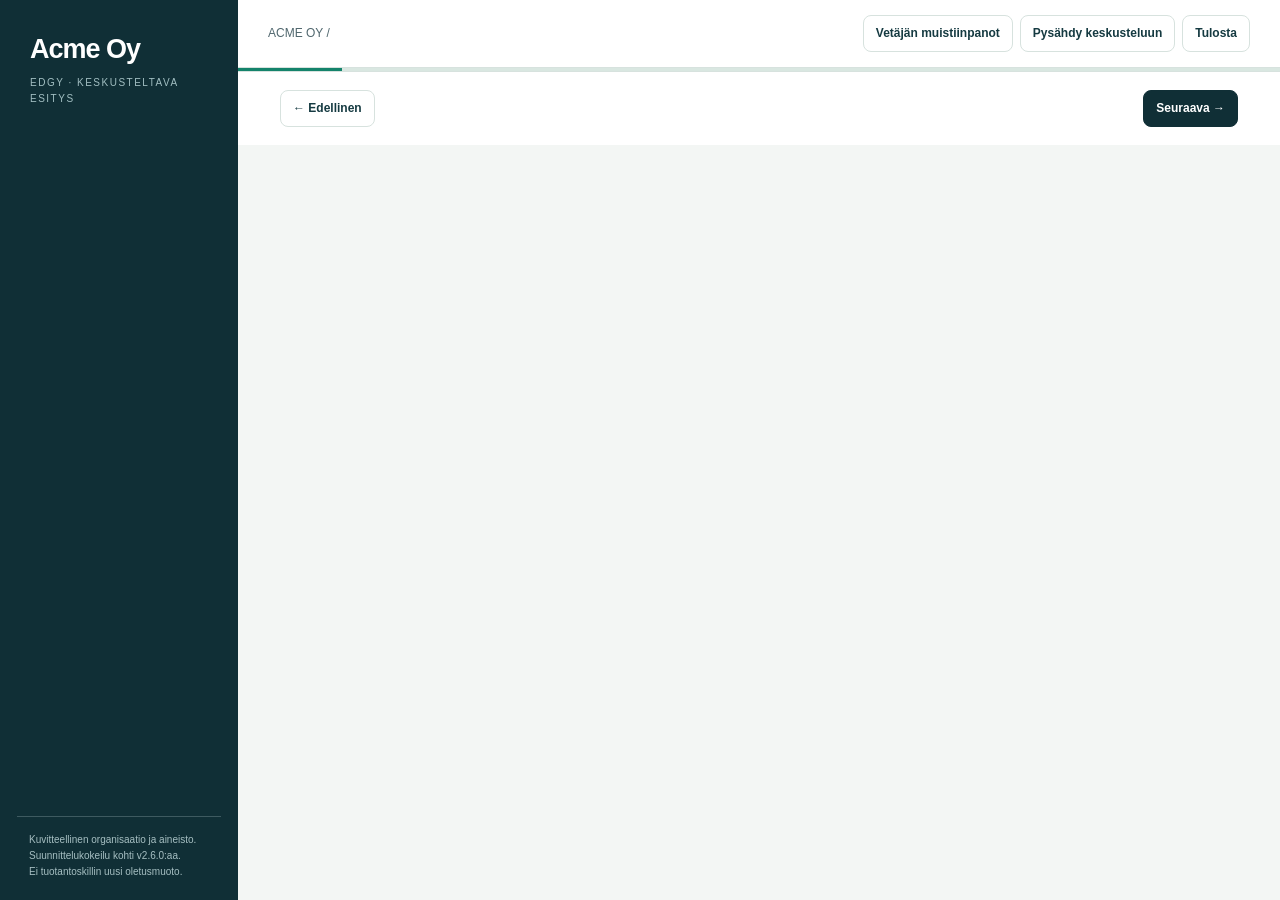
<file: docs/examples/executive-walkthrough/walkthrough.template.html>
<!doctype html>
<html lang="fi">
<head>
<meta charset="utf-8">
<meta name="viewport" content="width=device-width,initial-scale=1">
<meta name="referrer" content="no-referrer">
<meta http-equiv="Content-Security-Policy" content="__CSP__">
<title>Acme Oy · Keskusteltava arkkitehtuuriesitys · Kuvitteellinen esimerkki</title>
<style>
:root{--ink:#153a41;--dark:#102f36;--muted:#50676e;--bg:#f3f6f4;--line:#d7e2de;--mint:#91efbe;--blue:#a6c0ff;--gold:#f2d490}*{box-sizing:border-box}body{margin:0;background:var(--bg);color:var(--ink);font:16px/1.6 Arial,sans-serif}button,input,textarea,select{font:inherit}button{cursor:pointer}button:focus-visible,a:focus-visible,input:focus-visible,textarea:focus-visible,select:focus-visible,summary:focus-visible{outline:3px solid #188790;outline-offset:4px}[hidden]{display:none!important}button{border:0}a{color:#126d79}.rail{position:fixed;inset:0 auto 0 0;width:238px;padding:28px 17px 20px;background:var(--dark);color:white;display:flex;flex-direction:column;z-index:10}.brand{font-weight:800;font-size:27px;letter-spacing:-1px;padding:0 13px}.brand small{display:block;font-size:10px;letter-spacing:1.5px;font-weight:500;color:#a2bfc2;margin-top:4px}.rail nav{margin-top:28px;overflow:auto;flex:1}.nav{background:none;color:#c9dedd;display:flex;gap:12px;align-items:center;text-align:left;padding:11px 13px;border-radius:9px;width:100%;font-size:13px;margin:3px 0}.nav span{font-size:10px;opacity:1}.nav.active{background:var(--mint);color:#123c35;font-weight:bold}.railfoot{border-top:1px solid #3e5a60;margin-top:20px;padding:15px 12px 0;color:#a6bfc2;font-size:10px}.shell{margin-left:238px}.toolbar{display:flex;align-items:center;justify-content:space-between;gap:12px;padding:15px 30px;background:white;border-bottom:1px solid var(--line)}.toolbar .path{font-size:12px;color:var(--muted)}.tools{display:flex;gap:7px;flex-wrap:wrap}.btn{padding:8px 12px;border:1px solid var(--line);border-radius:8px;color:var(--ink);background:white;font-size:12px;font-weight:bold}.btn:hover{background:#e8f4ee}.btn.primary{background:var(--dark);border-color:var(--dark);color:white}.btn[aria-pressed=true]{background:var(--mint);color:#163f34}.btn:disabled{opacity:.35;cursor:default}.progress{height:3px;background:#d9e7e1}.progress i{display:block;background:#14836b;height:100%;width:10%}.chapter{max-width:1360px;padding:36px 42px 44px;margin:auto;min-height:720px}.eyebrow{color:#116651;font-size:11px;letter-spacing:1.7px;font-weight:bold;text-transform:uppercase;margin-bottom:12px}h1{font-size:48px;letter-spacing:-1.6px;line-height:1.12;max-width:950px;margin:0 0 20px}h2{font-size:36px;letter-spacing:-1px;line-height:1.2;margin:0 0 18px}h3{font-size:20px;line-height:1.3;margin:0 0 12px}p{margin:12px 0}.lead{font-size:18px;color:var(--muted);max-width:930px;margin-bottom:28px}.grid{display:grid;grid-template-columns:repeat(3,minmax(0,1fr));gap:17px}.grid.two{grid-template-columns:repeat(2,minmax(0,1fr))}.card{background:white;border:1px solid var(--line);border-radius:17px;padding:24px;min-width:0}.card p{color:var(--muted);font-size:14px}.card.emphasis{background:var(--dark);color:white;border-color:var(--dark)}.card.emphasis p{color:#c4dbd8}.card.emphasis .label{color:#9dd5c4}.card .speech{font-size:23px;line-height:1.45;color:#e1f1ed}.card .label{font-size:10px;letter-spacing:1px;text-transform:uppercase;color:#346653;font-weight:bold;margin-bottom:10px}.card .big{font-size:34px;font-weight:bold;line-height:1.2;letter-spacing:-1px}.badge{display:inline-block;padding:4px 8px;border-radius:6px;font-size:10px;background:#eaf4ed;color:#3f7158;margin:0 4px 5px 0}.badge.interpretation{background:#eaf0ff;color:#46608d}.badge.proposal{background:#fff1d0;color:#755519}.badge.missing{background:#eef0ef;color:#52605b}.question{margin-top:26px;background:#e4f2ea;border-left:4px solid #168069;padding:17px 21px;border-radius:0 11px 11px 0;font-size:15px}.question b{display:block;font-size:10px;letter-spacing:1px;color:#337462;text-transform:uppercase;margin-bottom:3px}.cue{margin-top:18px;padding:18px 22px;border:1px dashed #adbfba;border-radius:12px;background:#fffdf5;font-size:13px;color:#586e70}.cue b{color:#7b652d}.chapterfoot{font-size:11px;color:var(--muted);margin-top:20px}.note{font-size:12px;color:var(--muted)}.tabs{display:flex;gap:8px;flex-wrap:wrap;margin:20px 0}.tabs button{background:white;border:1px solid var(--line);padding:10px 14px;border-radius:8px;color:var(--ink);font-size:13px;text-align:left}.tabs button.active{background:var(--dark);border-color:var(--dark);color:white}.detail{border:1px solid var(--line);background:white;border-radius:16px;padding:25px}.detail h4{margin:15px 0 4px;font-size:13px}.detail p{color:var(--muted);font-size:14px}.cap{border:1px solid var(--line);border-left:5px solid var(--blue);background:white;padding:22px;border-radius:12px;text-align:left;color:var(--ink)}.cap strong{display:block;font-size:17px;margin:6px 0 10px}.cap small{font-size:11px;color:var(--muted)}.tablewrap{overflow:auto;border:1px solid var(--line);border-radius:13px;background:white}table{border-collapse:collapse;width:100%;font-size:13px}th,td{text-align:left;vertical-align:top;padding:15px;border-bottom:1px solid var(--line)}th{background:#eaf2ef;font-size:11px;letter-spacing:.5px;text-transform:uppercase}td{color:var(--muted)}.comparison{display:grid;grid-template-columns:1fr 1.3fr;gap:22px}.comparison .chosen{border:2px solid #239674;background:#f0fff5}.timeline{display:grid;grid-template-columns:repeat(3,1fr);gap:16px}.timeline .card{border-top:4px solid #89bcad}.timeline .weeks{font-size:30px;font-weight:bold}.source{border:1px solid #cadcd5;background:#f1f8f4;color:#36715f;padding:2px 7px;border-radius:5px;font-size:10px;margin-left:5px}.choices{display:grid;gap:10px}.choice{padding:15px;text-align:left;border:1px solid var(--line);border-radius:10px;background:white;color:var(--ink);font-size:14px}.choice.active{background:#e4f9eb;border-color:#298266}.inputlabel{display:block;font-size:12px;font-weight:bold;margin:16px 0 6px}textarea,input{width:100%;border:1px solid #bdd1c7;border-radius:8px;padding:12px;background:white;color:var(--ink)}textarea{min-height:100px}.bottombar{display:flex;align-items:center;justify-content:space-between;gap:15px;padding:18px 42px;background:white;border-top:1px solid var(--line)}.position{font-size:11px;color:var(--muted)}.iframebox{height:70vh;min-height:550px;border:1px solid var(--line);border-radius:15px;overflow:hidden;background:white}.iframebox iframe{height:100%;width:100%;border:0}.atlas-tools{display:flex;gap:8px;margin:15px 0;flex-wrap:wrap}.printfigures{display:none}.printfigures svg{max-width:100%;height:auto}.menu{display:none}dialog{border:1px solid #bacfc6;border-radius:18px;padding:26px;width:calc(100% - 30px);max-width:760px;max-height:85vh;color:var(--ink);box-shadow:0 20px 100px #0d2b3655}dialog::backdrop{background:#0d2b3680}.dialoghead{display:flex;align-items:start;justify-content:space-between;gap:15px}.dialoghead h2{font-size:24px;line-height:1.3;letter-spacing:-.5px}.dialogbody{margin-top:15px;font-size:14px}.dialogbody p{color:var(--muted)}.dialogbody .model-links{padding-left:20px;color:var(--muted);font-size:13px}.dialogbody .model-links li{margin:8px 0}.speech{font-size:22px;line-height:1.5;letter-spacing:-.4px}.status{margin:14px 0;background:#fff2d7;padding:12px 15px;border-radius:8px;font-size:12px}.printsummary{display:none}@media(min-width:1650px){h1{font-size:58px}.chapter{padding-top:50px}.lead{font-size:20px}}@media(max-width:1100px){.rail{width:210px}.shell{margin-left:210px}.chapter{padding:30px}.comparison{grid-template-columns:1fr}.grid{gap:12px}h1{font-size:42px}h2{font-size:31px}}@media(max-width:780px){.rail{transform:translateX(-100%);visibility:hidden;width:245px}.rail.open{transform:none;visibility:visible;box-shadow:10px 0 35px #0004}.shell{margin:0}.menu{display:inline-block}.toolbar{padding:13px 16px}.path{display:none}.tools{gap:5px}.toolbar .btn{font-size:10px;padding:8px}.chapter{padding:26px 18px;min-height:0}h1{font-size:clamp(29px,8vw,40px);overflow-wrap:anywhere}h2{font-size:29px}.lead{font-size:16px}.grid,.grid.two,.timeline{grid-template-columns:1fr}.card{padding:21px}.bottombar{padding:16px 18px}.iframebox{min-height:500px}.speech{font-size:19px}}@media print{@page{size:A4 landscape;margin:12mm}.rail,.toolbar,.bottombar,.progress,.tabs,.question,.cue,.source,.atlas-tools,dialog,.no-print{display:none!important}.shell{margin:0}.chapter{display:block!important;page-break-before:always;min-height:0;padding:10px}.chapter:first-child{page-break-before:auto}h1{font-size:34px}h2{font-size:28px}.lead{font-size:14px}.grid,.grid.two{grid-template-columns:repeat(2,1fr)}.card,.detail{break-inside:avoid}.iframebox{display:none}.printfigures{display:block}.printfigures svg{max-height:150mm;page-break-after:always}.printsummary{display:block}.badge{print-color-adjust:exact}.note{font-size:10px}}
</style>
</head>
<body>
<aside class="rail" id="rail"><div class="brand">Acme Oy<small>EDGY · KESKUSTELTAVA ESITYS</small></div><nav id="navigation" aria-label="Esityksen osiot"></nav><div class="railfoot">Kuvitteellinen organisaatio ja aineisto.<br>Suunnittelukokeilu kohti v2.6.0:aa.<br>Ei tuotantoskillin uusi oletusmuoto.</div></aside>
<div class="shell"><header class="toolbar"><button class="btn menu" id="menu" aria-label="Avaa osiot" aria-expanded="false">☰</button><div class="path">ACME OY / <strong id="path"></strong></div><div class="tools"><button class="btn" id="notes-toggle" aria-pressed="false">Vetäjän muistiinpanot</button><button class="btn" id="pause">Pysähdy keskusteluun</button><button class="btn" id="print">Tulosta</button></div></header><div class="progress" aria-hidden="true"><i id="progress"></i></div><main id="chapters"></main><footer class="bottombar"><button class="btn" id="previous">← Edellinen</button><span id="position" class="position"></span><button class="btn primary" id="next">Seuraava →</button></footer></div>
<dialog id="detail-dialog" aria-labelledby="detail-title"><div class="dialoghead"><h2 id="detail-title"></h2><button class="btn" id="close-detail">Sulje ×</button></div><div id="detail-body" class="dialogbody"></div></dialog>
<dialog id="discussion" aria-labelledby="discussion-title"><div class="dialoghead"><h2 id="discussion-title">Pysähdytään tähän kysymykseen.</h2><button class="btn" id="close-discussion">Palaa esitykseen ×</button></div><div class="dialogbody"><p class="speech" id="discussion-question"></p><span class="badge proposal">Työpajamuistiinpano</span><label class="inputlabel" for="discussion-note">Mitä havaittiin tai sovittiin?</label><textarea id="discussion-note"></textarea><label class="inputlabel" for="discussion-owner">Kuka selvittää ja mihin mennessä?</label><input id="discussion-owner"><p class="note">Merkinnät säilyvät tämän avauskerran ajan. Vie ne tiedostoon ennen sulkemista. Kirjaus ei ole muodollinen hyväksyntä.</p><button class="btn primary" id="save-discussion">Säilytä merkintä ja jatka →</button></div></dialog>
<noscript>Esimerkin vuorovaikutukset tarvitsevat JavaScript-tuen. Kaikki sisältö on tässä tiedostossa; verkkoyhteyttä ei tarvita.</noscript>
<script type="application/json" id="example-data">__DATA__</script>
<script id="walkthrough-script">
'use strict';
const D=JSON.parse(document.getElementById('example-data').textContent),$=s=>document.querySelector(s),$$=s=>[...document.querySelectorAll(s)];
const escapeHtml=s=>String(s??'').replace(/[&<>"']/g,c=>({'&':'&amp;','<':'&lt;','>':'&gt;','"':'&quot;',"'":'&#39;'}[c]));
const badge=(s,t='interpretation')=>`<span class="badge ${t}">${escapeHtml(s)}</span>`,src=id=>`<button class="source" data-source="${escapeHtml(id)}">${escapeHtml(id)}</button>`;
const cards=items=>`<div class="grid">${items.map(x=>`<article class="card"><div class="label">${escapeHtml(x[0])}</div><h3>${escapeHtml(x[1])}</h3><p>${x[2]}</p></article>`).join('')}</div>`;
const steps=[
{id:'aloitus',label:'Mitä päätämme?',kicker:'01 · Keskustelun tarkoitus',title:'Palvelulupaus näkyväksi jokaisessa luovutuksessa.',lead:'Kuvitteellisen Acme Oy:n arkkitehtuurikeskustelu: riittääkö nykyinen tekeminen vai tarvitaanko yhteinen palveluketjun käytäntö?',question:'Mitä meidän pitäisi pystyä päättämään tämän keskustelun lopussa?',cue:'Aloita asiakkaan arvosta. Kerro päätöskysymys ennen arkkitehtuurikäsitteitä. Varmista, että ryhmä tunnistaa käsiteltävän ongelman.',body:`<div class="grid two"><article class="card emphasis"><div class="label">Tänään keskusteltava ehdotus</div><p class="speech">Valmistellaanko kuuden viikon rajattu pilotti, jossa palvelun vastuu ja asiakkaan seuraava askel tehdään yhteisiksi?</p>${badge('Ehdotus','proposal')}</article><article class="card"><div class="label">Esityksen kulku</div><h3>Miksi → vaihtoehdot → päätös</h3><p>Ensin asiakkaan tilanne. Sitten tarvittavat kyvykkyydet, vaihtoehdot ja rajattu eteneminen. Yksityiskohdat voidaan avata keskustelun tarpeesta.</p>${badge('Kaikki aineisto kuvitteellista','missing')}</article></div>`},
{id:'miksi',label:'Miksi tämä on tärkeää?',kicker:'02 · Havainto ja tulkinta',title:'Yksittäinen työ voi onnistua, vaikka palveluketju jää epäselväksi.',lead:'Esimerkkiaineistossa asiakas ei aina tiedä, kuka jatkaa asian käsittelyä. Työn toteuttaja voi vaihtua ilman yhteistä vahvistusta.',question:'Tunnistammeko ongelman asiakkaan kokemuksesta vai oletammeko sen sisäisen prosessin perusteella?',cue:'Erota havainto omasta tulkinnasta. Avaa tarvittaessa S-02. Pyydä osallistujalta vastaesimerkki ennen ratkaisuehdotusta.',body:`${cards([['Kuvitteellinen havainto','Asiakas kysyy tilanteen uudelleen','Kahdessa esimerkkitapauksessa vastuu jäi luovutuksessa epäselväksi. '+src('S-02')],['Tulkinta','Yhteinen työjono ei yksin riitä','Ongelma voi liittyä päätöksiin, vastuisiin tai viestintään. Aineisto ei osoita järjestelmän vaihtotarvetta.'],['Vaikutus','Ennakoitavuus jää saavuttamatta','Asiakas tarvitsee seuraavan askeleen ja nimetyn vastuun. '+src('S-01')]])}<p class="chapterfoot">Esimerkkihavainnot ovat keksittyjä. Niistä ei lasketa organisaation todellista virheprosenttia tai säästöennustetta.</p>`},
{id:'matka',label:'Asiakkaan matka',kicker:'03 · Experience',title:'Asiakas tavoittelee toimivaa laitetta ja ymmärrettävää etenemistä.',lead:'Valitse vaihe ja keskustele luovutuksesta. Tämä on analyyttinen esimerkkimatka, ei todellisen yrityksen prosessikuvaus.',question:'Missä luovutuksessa epävarmuus vaikuttaa eniten asiakkaan arkeen?',cue:'Käy vain olennaiset vaiheet läpi. Jos keskustelu avaa tärkeän luovutuksen, pysähdy siihen ja kirjaa avoin kysymys.',body:'<div id="journey-tabs" class="tabs"></div><div id="journey-detail" class="detail"></div>'},
{id:'kyvykkyydet',label:'Mitä pitää pystyä tekemään?',kicker:'04 · Architecture',title:'Yhteinen palvelu tarvitsee neljä toisiaan täydentävää kyvykkyyttä.',lead:'Avaa kortti tarvittaessa. Mallin tunniste yhdistää tämän näkymän kaavioatlakseen.',question:'Minkä kyvykkyyden vahvistaminen ratkaisisi tärkeimmän luovutusongelman?',cue:'Aloita tekemisen tarpeesta, älä järjestelmistä. Avaa vain keskustelussa tarpeellinen kortti ja palaa sen jälkeen päälinjaan.',body:'<div class="grid two" id="capabilities"></div><p class="chapterfoot">Kyvykkyydet ja niiden suhteet ovat kuvitteellisen mallin analyyttistä jäsennystä. Väri ei kuvaa kypsyyttä.</p>'},
{id:'vaihtoehdot',label:'Vaihtoehdot ja kompromissit',kicker:'05 · Päätöksen valmistelu',title:'Kolme tapaa edetä — jokaisella on oma hintansa.',lead:'Valitse vaihtoehto. Vertailu on laadullinen; aikataulu- ja kustannusarvio edellyttäisivät lisäselvitystä.',question:'Mikä epävarmuus meidän pitää ratkaista ennen vaihtoehdon valintaa?',cue:'Kysy, mikä vaihtoehto puuttuu. Tee kompromissi näkyväksi ja anna osallistujien haastaa ehdotettu vaihtoehto.',body:'<div class="tabs" id="option-tabs"></div><div class="comparison" id="option-detail"></div>'},
{id:'suositus',label:'Rajattu suositus',kicker:'06 · Ehdotus',title:'Kokeillaan yhteistä vastuumallia yhdessä palveluketjussa.',lead:'Vaihtoehto B: pidetään nykyinen työnohjaus ja selvitetään, saadaanko ennakoitavuus parantumaan yhteisellä vastuunvaihdolla ja asiakkaalle näkyvällä vahvistuksella.',question:'Mitä näyttöä tarvitaan, jotta voimme arvioida pilotin hyötyä?',cue:'Esitä suositus ehdollisena. Nimeä oletus, joka kaataisi sen. Tarkista, mikä nykyisessä toiminnassa kannattaa säilyttää.',body:`${cards([['Rajaus','Yksi palvelu ja yksi tiimi','Valitaan toistuva luovutus, sovitaan vastuu ja toiminta poikkeustilanteessa.'],['Tuotos','Käytettävä palvelukortti','Tavoite, luovutus, tietotarve, omistaja ja asiakkaan seuraava askel.'],['Arviointi','Hyöty ja työkuorma näkyviin','Lähtötaso, pilotin havainnot ja osallistujien palaute ennen laajentamista.']])}<p class="chapterfoot">Suositus on tämän kuvitteellisen esimerkin ehdotus. Uutta järjestelmää tai mitattua hyötyä ei oleteta.</p>`},
{id:'eteneminen',label:'Kuuden viikon pilotti',kicker:'07 · Eteneminen',title:'Lähtötaso, kokeilu ja yhteinen arviointi.',lead:'Ehdotettu aikajänne on kuvitteellinen. Todellinen työpanos ja riippuvuudet sovittaisiin ennen aloittamista.',question:'Kuka omistaa pilotin, ja mistä tiedämme, että sen voi laajentaa?',cue:'Sovi seuraava päätöspiste. Jos omistaja tai mittaustapa puuttuu, kirjaa se aloituksen edellytykseksi.',body:`<div class="timeline"><article class="card"><div class="weeks">1–2</div><h3>Ymmärrys</h3><p>Valitaan palvelu, tarkistetaan nykykäytäntö ja sovitaan lähtötason mittaus.</p>${badge('Tuotos: rajaus ja vastuuhenkilöt','proposal')}</article><article class="card"><div class="weeks">3–4</div><h3>Kokeilu</h3><p>Harjoitellaan luovutus ja tiedon puuttuminen. Kerätään havainnot ja tarkennetaan ohjetta.</p>${badge('Tuotos: käytössä testattu palvelukortti','proposal')}</article><article class="card"><div class="weeks">5–6</div><h3>Arviointi</h3><p>Arvioidaan asiakkaan epävarmuus, työn sujuvuus ja ylläpidon kuorma.</p>${badge('Tuotos: jatkopäätös perusteluineen','proposal')}</article></div>`},
{id:'paatos',label:'Päätös ja seuraava askel',kicker:'08 · Yhteenveto keskustelusta',title:'Onko rajatun pilotin valmistelu oikea seuraava askel?',lead:'Tässä kirjataan keskustelun suunta. Merkintä ei muuta EDGY-mallia eikä ole muodollinen hyväksyntä.',question:'Mikä on seuraava konkreettinen toimenpide, kuka vastaa ja milloin palaamme asiaan?',cue:'Kertaa yhteinen ymmärrys. Erota päätös, lisäselvitys ja henkilökohtainen kannatus. Vahvista omistaja ja seuraava ajankohta.',body:`<div class="grid two"><div class="detail"><h3>Keskustelun suunta</h3><div id="decision-choices" class="choices"><button class="choice" data-choice="Valmistellaan rajattu pilotti">Valmistellaan rajattu pilotti</button><button class="choice" data-choice="Tarkennetaan ennen jatkoa">Tarkennetaan ennen jatkoa</button><button class="choice" data-choice="Palataan ongelman rajaukseen">Palataan ongelman rajaukseen</button></div><div id="decision-status" role="status" class="status">Ei merkintää.</div></div><div class="detail"><label class="inputlabel" for="decision-next">Seuraava askel</label><textarea id="decision-next" placeholder="Mitä tehdään seuraavaksi?"></textarea><label class="inputlabel" for="decision-owner">Vastuuhenkilö ja ajankohta</label><input id="decision-owner"><p class="note">Tietoja ei lähetetä minnekään. Vie merkinnät ennen sivun sulkemista.</p><button class="btn primary" id="export-notes">Vie keskustelumuistio .md</button></div></div><div class="printsummary" id="decision-print"></div>`},
{id:'atlas',label:'Tutki mallia tarvittaessa',kicker:'09 · EDGY-kaavioatlas',title:'Yksityiskohdat tukevat keskustelua.',lead:'Kaaviot, haku ja jäljitettävyys ovat nykyisen EDGY-presenterin tuottamia. Palaa tästä siihen esityksen kohtaan, josta tulit.',question:'Mitä mallin yhteyttä tai oletusta haluamme tarkentaa?',cue:'Tämä on valinnainen tutkimisnäkymä. Etsi kysymykseen vastaus ja palaa päälinjaan. Kaikkia kaavioita ei tarvitse esittää.',body:`<div class="atlas-tools"><button class="btn primary" id="return-story">Palaa päälinjaan →</button><button class="btn" id="atlas-reset">Palauta atlas</button></div><p id="atlas-status" role="status" class="note"></p><button class="btn" id="atlas-back">← Edellinen mallinäkymä</button><div class="iframebox"><iframe id="atlas-frame" title="Acme Oy:n kuvitteellinen EDGY-kaavioatlas"></iframe></div><div class="printfigures">__FIGURES__</div>`},
{id:'lahteet',label:'Lähteet ja rajaukset',kicker:'10 · Esimerkin jäljitettävyys',title:'Fakta, tulkinta ja ehdotus erottuvat myös yksityiskohdissa.',lead:'Kaikki tämän esimerkin lähteet, havainnot, organisaatio ja tavoitteet ovat keksittyjä. Tämän näkymän tehtävä on näyttää, miten todellisen esityksen lähdetuki voisi toimia.',question:'Mikä väite tarvitsee vahvempaa näyttöä ennen päätöstä?',cue:'Näytä lähteen rajaus, älä vain sen nimeä. Palauta keskustelu siihen päätökseen, johon epävarmuus vaikuttaa.',body:`<div class="grid">${D.sources.map(s=>`<article class="card"><div class="label">${escapeHtml(s.id)} · Kuvitteellinen lähde</div><h3>${escapeHtml(s.title)}</h3><p>${escapeHtml(s.content)}</p>${badge(s.scope,'missing')}</article>`).join('')}</div><p class="chapterfoot">EDGY 23: Intersection Group, CC BY-SA 4.0. Alkuperäinen esimerkkikoodi: repositoryn Apache-2.0-lisenssi. Tämä on yksi esitystapavaihtoehto, ei pakollinen ulkoasumalli.</p>`}
];
const ATLAS=steps.findIndex(s=>s.id==='atlas');
let current=0,showCues=false,lastStory=0,storyFocus=null,choice='',notes=Object.create(null);
$('#chapters').innerHTML=steps.map((s,i)=>`<section class="chapter" tabindex="-1" id="chapter-${escapeHtml(s.id)}" ${i?'hidden':''}><div class="eyebrow">${escapeHtml(s.kicker)}</div><h${i?2:1}>${escapeHtml(s.title)}</h${i?2:1}><p class="lead">${escapeHtml(s.lead)}</p>${s.body}<div class="question"><b>Keskustelukysymys</b>${escapeHtml(s.question)}</div><aside class="cue" hidden><b>Vetäjän muistiinpano:</b> ${escapeHtml(s.cue)}</aside></section>`).join('');
$('#navigation').innerHTML=steps.map((s,i)=>`<button class="nav" data-step="${i}"><span>${String(i+1).padStart(2,'0')}</span>${escapeHtml(s.label)}</button>`).join('');
function go(n,hash=true){n=Math.max(0,Math.min(steps.length-1,n));if(n===ATLAS&&current!==ATLAS){lastStory=current;storyFocus=document.activeElement}current=n;$$('.chapter').forEach((s,i)=>s.hidden=i!==n);$$('.nav').forEach((b,i)=>{b.classList.toggle('active',i===n);b.setAttribute('aria-current',i===n?'page':'false')});$('#path').textContent=steps[n].label;$('#position').textContent=`${n+1} / ${steps.length}`;$('#progress').style.width=(n+1)*100/steps.length+'%';$('#previous').disabled=n===0;$('#next').disabled=n===steps.length-1;if(hash)history.replaceState(null,'','#'+steps[n].id);$('#rail').classList.remove('open');$('#menu').setAttribute('aria-expanded','false');window.scrollTo(0,0);if(hash&&matchMedia('(max-width:780px)').matches)$('#chapter-'+steps[n].id).focus()}
function detail(title,body){$('#detail-title').textContent=title;$('#detail-body').innerHTML=body;$('#detail-dialog').showModal()}
function inspectCapability(id){const e=D.graph.elements.find(x=>x.id===id);const links=D.graph.relationships.filter(r=>r.source===id||r.target===id);detail(id+' · '+e.name,`${badge('Kuvitteellinen analyyttinen malli')}<p>${escapeHtml(D.capabilities.find(x=>x.id===id).why)}</p><h3>Mallin yhteydet</h3><ul class="model-links">${links.map(r=>{const o=D.graph.elements.find(x=>x.id===(r.source===id?r.target:r.source));return '<li>'+escapeHtml(r.verb)+' · '+escapeHtml(o.id)+' · '+escapeHtml(o.name)+'</li>'}).join('')}</ul><p class="note">Yhteydet tulevat samasta mallista kuin atlas.</p><button class="btn primary" data-open-atlas="${escapeHtml(id)}">Tutki mallia →</button>`)}
function journey(n){$$('[data-journey]').forEach(b=>b.classList.toggle('active',+b.dataset.journey===n));const s=D.journey[n];$('#journey-detail').innerHTML=`${badge('Analyyttinen esimerkkimatka')}<h3>${escapeHtml(s.name)}</h3><p><strong>Asiakkaan tehtävä:</strong> ${escapeHtml(s.task)}</p><p><strong>Luovutuskysymys:</strong> ${escapeHtml(s.handover)}</p><p><strong>Varmennettava:</strong> ${escapeHtml(s.check)}</p>`}
function option(n){$$('[data-option]').forEach(b=>b.classList.toggle('active',+b.dataset.option===n));const o=D.options[n];$('#option-detail').innerHTML=`<article class="card ${n===1?'chosen':''}"><div class="label">${escapeHtml(o.id)} · Vaihtoehto</div><h3>${escapeHtml(o.title)}</h3><p>${escapeHtml(o.description)}</p>${badge(n===1?'Ehdotettu pilotti':'Vertailtava vaihtoehto','proposal')}</article><div class="tablewrap"><table><tr><th>Hyödyt</th><td>${escapeHtml(o.pros)}</td></tr><tr><th>Haitat ja riskit</th><td>${escapeHtml(o.cons)}</td></tr><tr><th>Selvitettävä</th><td>${escapeHtml(o.unknown)}</td></tr></table></div>`}
function pause(){const n=notes[steps[current].id]||{};$('#discussion-question').textContent=steps[current].question;$('#discussion-note').value=n.text||'';$('#discussion-owner').value=n.owner||'';$('#discussion').showModal()}
function saveDiscussion(){notes[steps[current].id]={text:$('#discussion-note').value,owner:$('#discussion-owner').value};$('#discussion').close()}
function exportNotes(){const lines=['# Acme Oy – kuvitteellisen keskustelun muistio','','Tämä on työpajakirjaus, ei muodollinen hyväksyntä.','','## Keskustelun suunta',choice||'Ei merkintää.','','## Seuraava askel',$('#decision-next').value,'','Vastuu ja ajankohta: '+$('#decision-owner').value];for(const s of steps){const n=notes[s.id];if(n&&(n.text||n.owner))lines.push('','## '+s.label,n.text,'','Vastuu ja ajankohta: '+n.owner)}const a=document.createElement('a');const u=URL.createObjectURL(new Blob([lines.join('\n')],{type:'text/markdown;charset=utf-8'}));a.href=u;a.download='acme-keskustelumuistio.md';a.click();setTimeout(()=>URL.revokeObjectURL(u),1000)}
let atlasReady;
function atlas(){const frame=$('#atlas-frame');const doc=new TextDecoder().decode(Uint8Array.from(atob(D.atlas),c=>c.charCodeAt(0)));atlasReady=new Promise(resolve=>{frame.onload=()=>{const api=frame.contentWindow.EDGY_PRESENT;api.ready.then(()=>resolve(api))}});frame.srcdoc=doc;return atlasReady}
function openAtlas(id){go(ATLAS);return atlasReady.then(api=>api.openElement(id)).then(ok=>{$('#atlas-status').textContent=ok?'Avattu mallielementti '+id:'Mallielementtiä ei voi avata tässä atlaksessa.';return ok})}

$('#capabilities').innerHTML=D.capabilities.map(c=>`<button class="cap" data-cap="${escapeHtml(c.id)}"><small>${escapeHtml(c.id)}</small><strong>${escapeHtml(c.name)}</strong><small>${escapeHtml(c.why)}</small></button>`).join('');
$('#journey-tabs').innerHTML=D.journey.map((x,i)=>`<button data-journey="${i}">${i+1}. ${escapeHtml(x.name)}</button>`).join('');$('#option-tabs').innerHTML=D.options.map((x,i)=>`<button data-option="${i}">${escapeHtml(x.id)} · ${escapeHtml(x.title)}</button>`).join('');
document.addEventListener('click',e=>{const b=e.target.closest('button');if(!b)return;const d=b.dataset;if(d.step!==undefined)go(+d.step);if(d.cap)inspectCapability(d.cap);if(d.journey!==undefined)journey(+d.journey);if(d.option!==undefined)option(+d.option);if(d.source){const s=D.sources.find(x=>x.id===d.source);detail(s.id+' · '+s.title,`${badge('Kuvitteellinen lähde','missing')}<p>${escapeHtml(s.content)}</p><p><strong>Rajaus:</strong> ${escapeHtml(s.scope)}</p><p class="note">Todellisessa esityksessä tässä olisi alkuperäinen lähdeviite, ajankohta ja sen tukema väite.</p>`)}if(d.openAtlas){$('#detail-dialog').close();openAtlas(d.openAtlas)}if(d.choice){choice=d.choice;$$('[data-choice]').forEach(x=>x.classList.toggle('active',x===b));$('#decision-status').textContent='Työpajamerkintä: '+choice;$('#decision-print').textContent='Työpajamerkintä: '+choice}});
$('#previous').onclick=()=>go(current-1);$('#next').onclick=()=>go(current+1);$('#menu').onclick=()=>{const open=$('#rail').classList.toggle('open');$('#menu').setAttribute('aria-expanded',open)};$('#notes-toggle').onclick=()=>{showCues=!showCues;$$('.cue').forEach(x=>x.hidden=!showCues);$('#notes-toggle').setAttribute('aria-pressed',showCues)};$('#pause').onclick=pause;$('#close-discussion').onclick=()=>$('#discussion').close();$('#save-discussion').onclick=saveDiscussion;$('#close-detail').onclick=()=>$('#detail-dialog').close();$('#return-story').onclick=()=>{go(lastStory);const section=$('#chapter-'+steps[lastStory].id);(storyFocus&&section.contains(storyFocus)?storyFocus:section).focus()};$('#atlas-reset').onclick=atlas;$('#atlas-back').onclick=()=>atlasReady.then(api=>api.back()).then(ok=>{$('#atlas-status').textContent=ok?'Palattu edelliseen mallinäkymään.':'Ei aiempaa mallinäkymää.'});$('#export-notes').onclick=exportNotes;$('#print').onclick=()=>window.print();
document.addEventListener('keydown',e=>{if(['INPUT','TEXTAREA','SELECT'].includes(e.target.tagName)||$$('dialog[open]').length)return;if(e.key==='ArrowRight'){e.preventDefault();go(current+1)}if(e.key==='ArrowLeft'){e.preventDefault();go(current-1)}if(e.key==='Home')go(0);if(e.key==='Escape'){const wasOpen=$('#rail').classList.contains('open');$('#rail').classList.remove('open');if(wasOpen)$('#menu').focus();$('#menu').setAttribute('aria-expanded','false')}});window.addEventListener('hashchange',()=>{const i=steps.findIndex(s=>s.id===location.hash.slice(1));if(i>=0)go(i,false)});
journey(0);option(1);atlas();const initial=steps.findIndex(s=>s.id===location.hash.slice(1));go(initial<0?0:initial,false);
</script>
</body>
</html>
</file>
